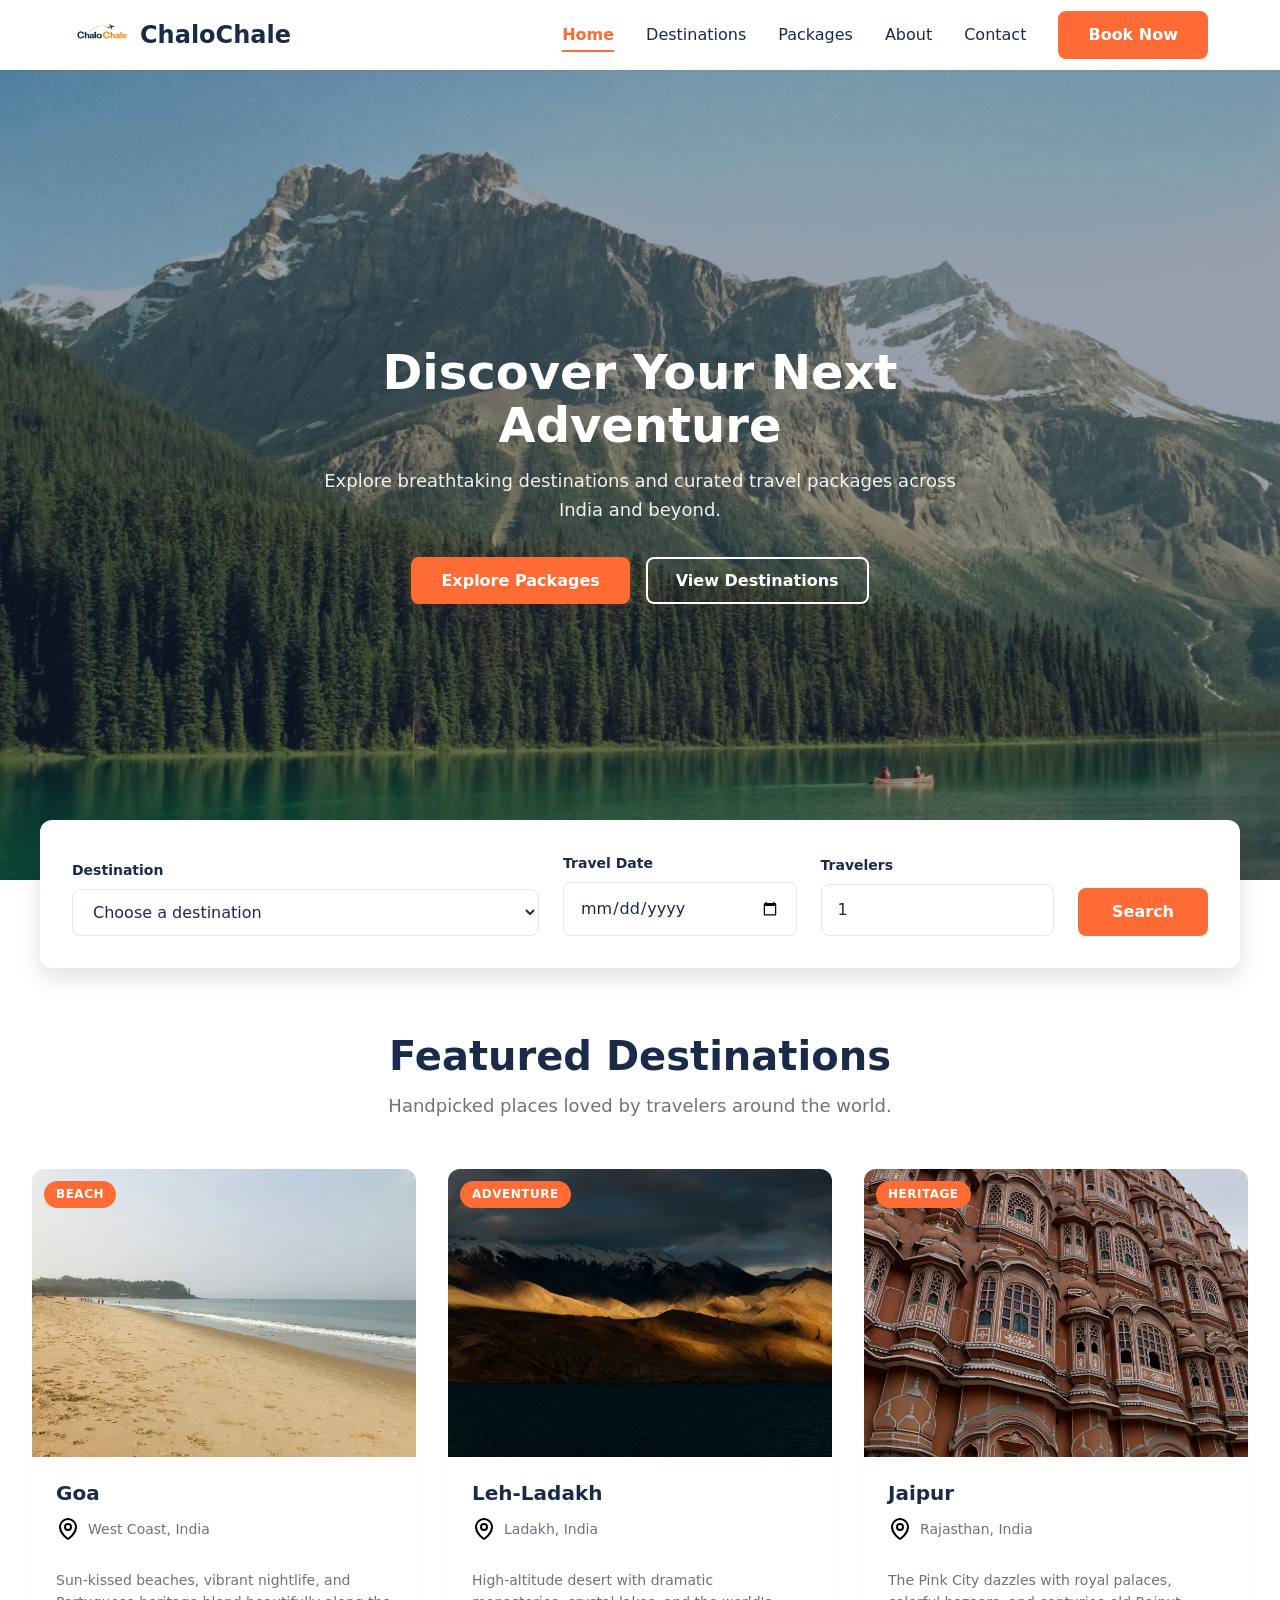
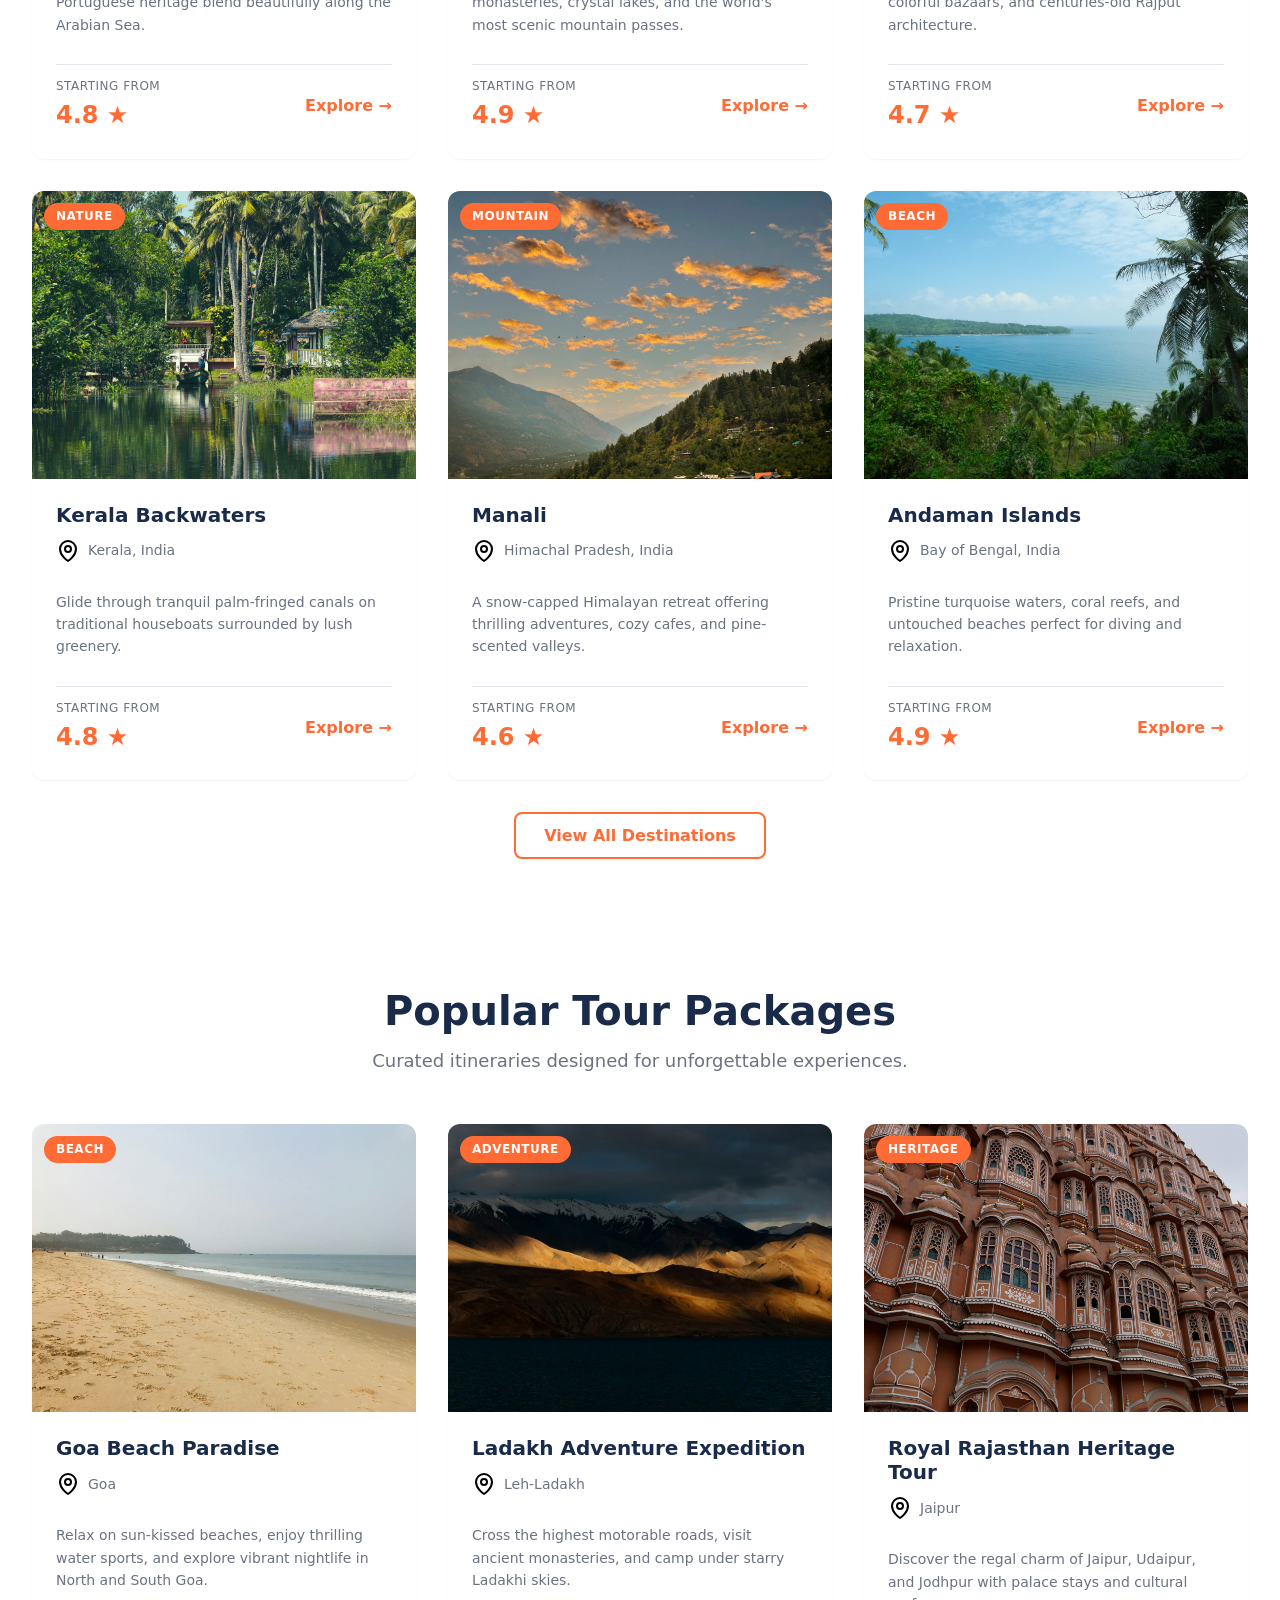
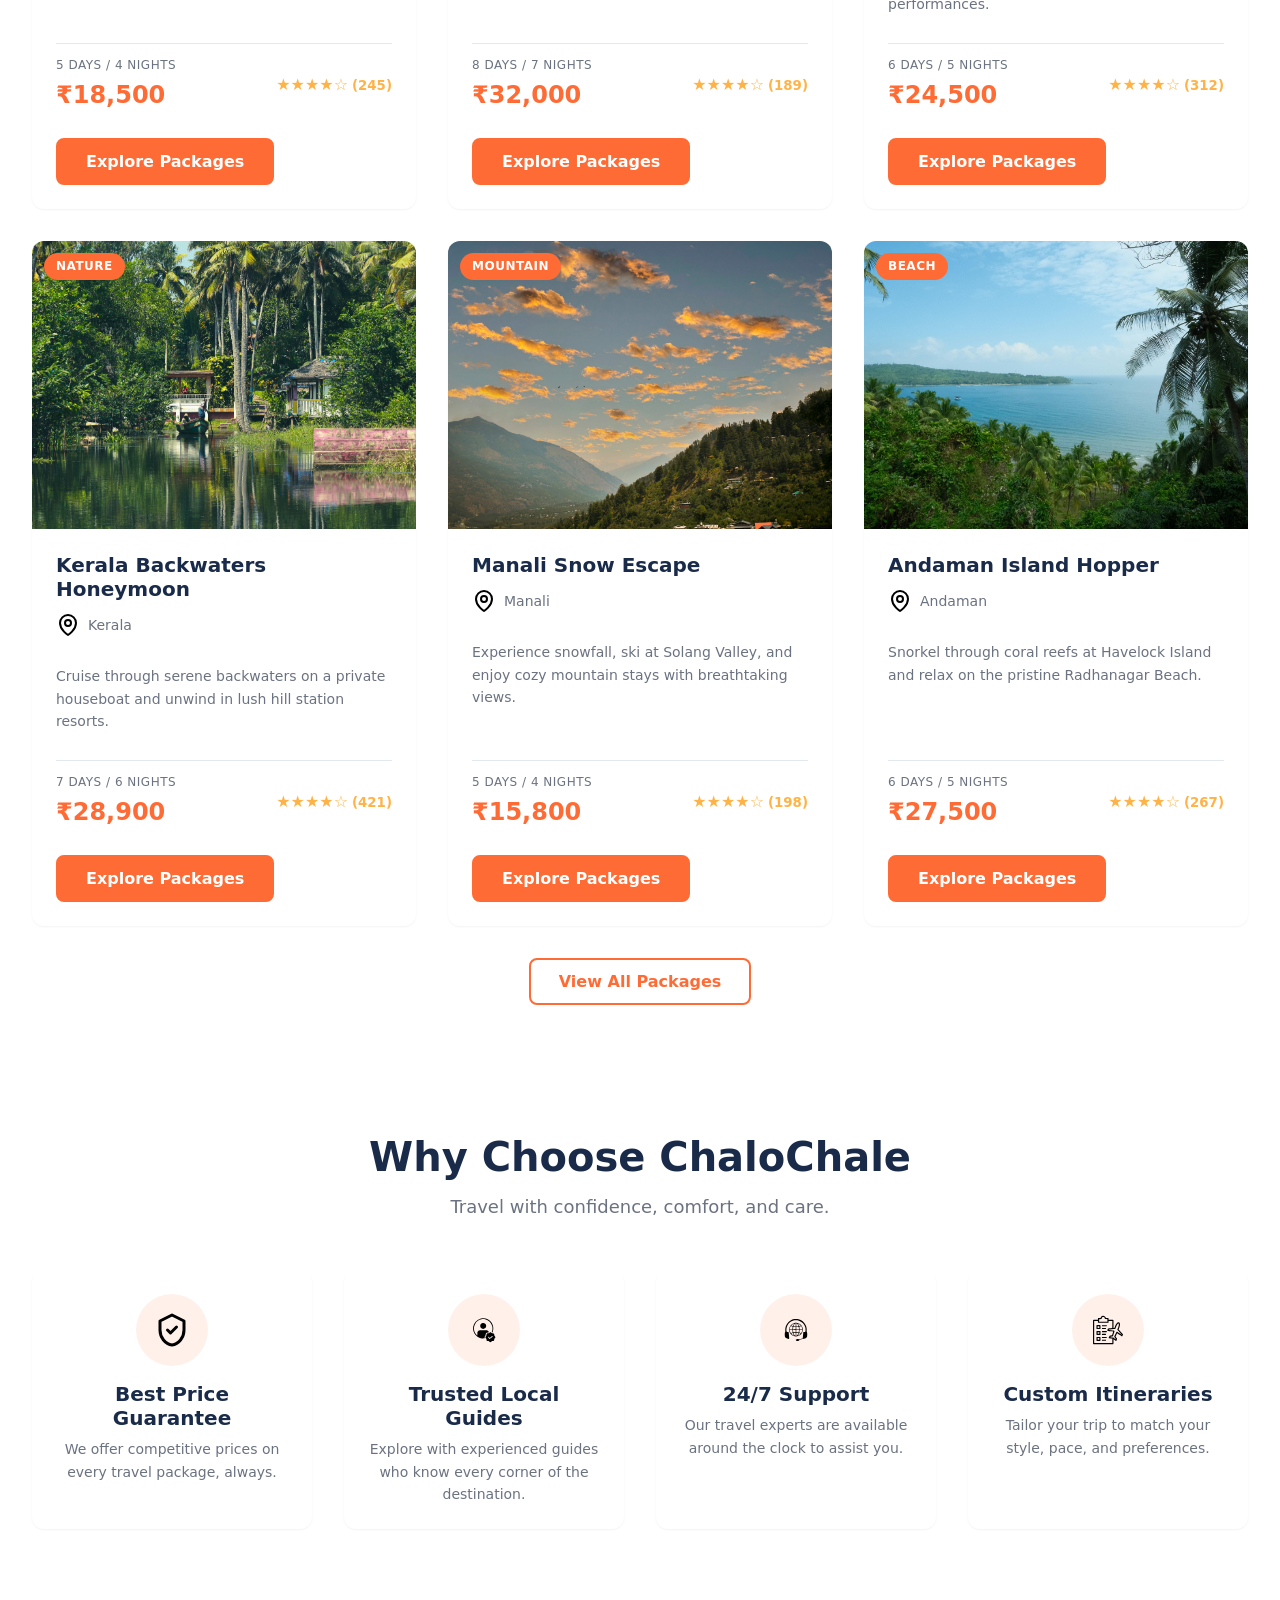
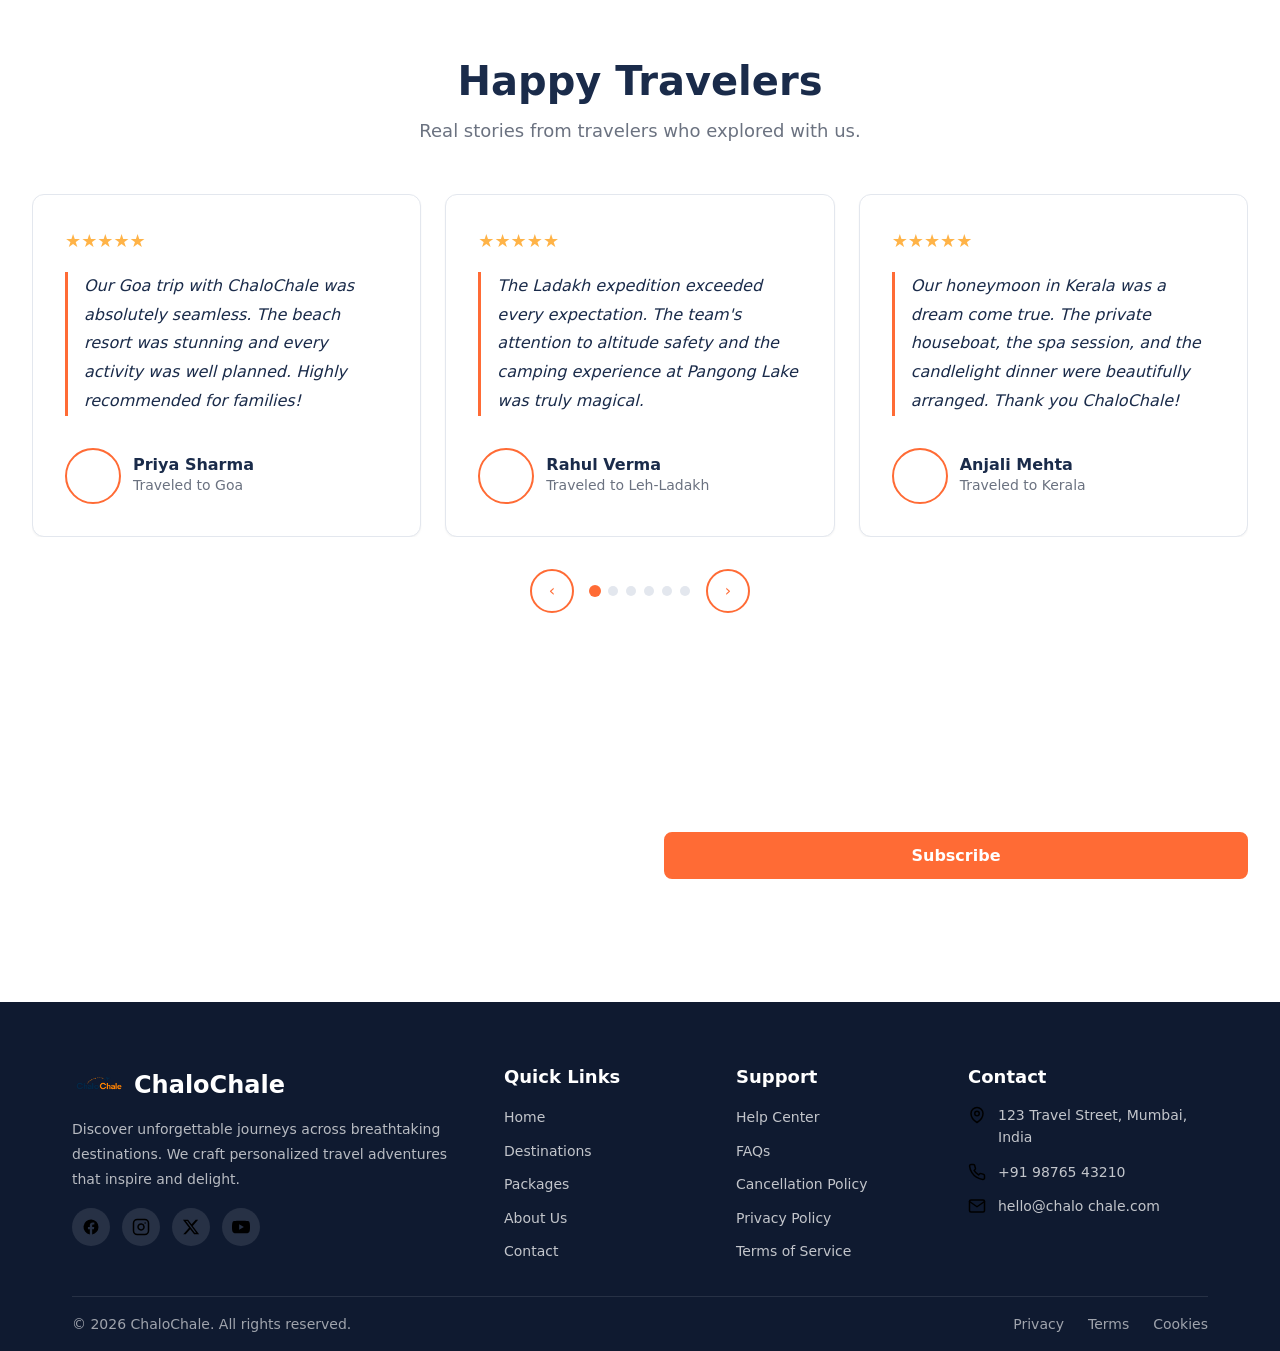
<file: index.html>
<!DOCTYPE html>
<html lang="en">
<head>
    <meta charset="UTF-8">
    <meta name="viewport" content="width=device-width, initial-scale=1.0">
    <meta name="description" content="ChaloChale - Discover amazing travel destinations and curated tour packages. Plan your next adventure with trusted local guides.">
    <meta name="keywords" content="travel, tours, destinations, vacation, ChaloChale, India travel">
    <meta name="author" content="ChaloChale">
    <title>ChaloChale - Discover Your Next Adventure</title>

    <link rel="icon" type="image/x-icon" href="assets/favicon/favicon.ico">
    <link rel="icon" type="image/png" sizes="32x32" href="assets/favicon/favicon-32.png">
    <link rel="icon" type="image/png" sizes="16x16" href="assets/favicon/favicon-16.png">
    <link rel="apple-touch-icon" sizes="180x180" href="assets/favicon/favicon-64.png">

    <link rel="stylesheet" href="css/style.css">
    <link rel="stylesheet" href="css/components.css">
    <link rel="stylesheet" href="css/responsive.css">
</head>
<body>

    <a href="#main-content" class="skip-link">Skip to main content</a>

    <header id="site-header" class="site-header">
        <nav id="site-navbar" class="navbar" aria-label="Primary navigation">
        </nav>
    </header>

    <main id="main-content">

        <section id="hero" class="hero-section" aria-label="Hero introduction">
            <div class="hero-content">
                <h1 class="hero-title">Discover Your Next Adventure</h1>
                <p class="hero-subtitle">Explore breathtaking destinations and curated travel packages across India and beyond.</p>
                <div class="hero-actions">
                    <a href="packages.html" class="btn btn-primary">Explore Packages</a>
                    <a href="destinations.html" class="btn btn-secondary">View Destinations</a>
                </div>
            </div>
        </section>

        <section id="hero-search" class="hero-search-section" aria-label="Quick trip search">
            <div class="hero-search-container">
                <form id="hero-search-form" class="search-form" novalidate>
                    <div class="form-field">
                        <label for="search-destination">Destination</label>
                        <select id="search-destination" name="destination" required aria-required="true">
                            <option value="">Choose a destination</option>
                        </select>
                    </div>
                    <div class="form-field">
                        <label for="search-date">Travel Date</label>
                        <input type="date" id="search-date" name="date" required aria-required="true">
                    </div>
                    <div class="form-field">
                        <label for="search-travelers">Travelers</label>
                        <input type="number" id="search-travelers" name="travelers" min="1" max="20" value="1" required aria-required="true">
                    </div>
                    <button type="submit" class="btn btn-primary search-submit">Search</button>
                </form>
            </div>
        </section>

        <section id="featured-destinations" class="featured-destinations-section" aria-labelledby="featured-destinations-title">
            <div class="section-container">
                <header class="section-header">
                    <h2 id="featured-destinations-title">Featured Destinations</h2>
                    <p>Handpicked places loved by travelers around the world.</p>
                </header>
                <div id="featured-destinations-grid" class="destinations-grid">
                </div>
                <div class="section-footer">
                    <a href="destinations.html" class="btn btn-outline">View All Destinations</a>
                </div>
            </div>
        </section>

        <section id="popular-packages" class="popular-packages-section" aria-labelledby="popular-packages-title">
            <div class="section-container">
                <header class="section-header">
                    <h2 id="popular-packages-title">Popular Tour Packages</h2>
                    <p>Curated itineraries designed for unforgettable experiences.</p>
                </header>
                <div id="popular-packages-grid" class="packages-grid">
                </div>
                <div class="section-footer">
                    <a href="packages.html" class="btn btn-outline">View All Packages</a>
                </div>
            </div>
        </section>

        <section id="why-choose" class="why-choose-section" aria-labelledby="why-choose-title">
            <div class="section-container">
                <header class="section-header">
                    <h2 id="why-choose-title">Why Choose ChaloChale</h2>
                    <p>Travel with confidence, comfort, and care.</p>
                </header>
                <div class="features-grid">
                    <article class="feature-item">
                        <div class="feature-icon" aria-hidden="true">
                            <img src="assets/icons/best-price.svg" alt="">
                        </div>
                        <h3>Best Price Guarantee</h3>
                        <p>We offer competitive prices on every travel package, always.</p>
                    </article>
                    <article class="feature-item">
                        <div class="feature-icon" aria-hidden="true">
                            <img src="assets/icons/local-guide.svg" alt="">
                        </div>
                        <h3>Trusted Local Guides</h3>
                        <p>Explore with experienced guides who know every corner of the destination.</p>
                    </article>
                    <article class="feature-item">
                        <div class="feature-icon" aria-hidden="true">
                            <img src="assets/icons/support.svg" alt="">
                        </div>
                        <h3>24/7 Support</h3>
                        <p>Our travel experts are available around the clock to assist you.</p>
                    </article>
                    <article class="feature-item">
                        <div class="feature-icon" aria-hidden="true">
                            <img src="assets/icons/custom-trip.svg" alt="">
                        </div>
                        <h3>Custom Itineraries</h3>
                        <p>Tailor your trip to match your style, pace, and preferences.</p>
                    </article>
                </div>
            </div>
        </section>

        <section id="testimonials" class="testimonials-section" aria-labelledby="testimonials-title">
            <div class="section-container">
                <header class="section-header">
                    <h2 id="testimonials-title">Happy Travelers</h2>
                    <p>Real stories from travelers who explored with us.</p>
                </header>
                <div id="testimonials-carousel" class="testimonials-carousel">
                </div>
                <div id="testimonials-controls" class="carousel-controls" aria-label="Testimonial navigation">
                </div>
            </div>
        </section>

        <section id="newsletter" class="newsletter-section" aria-labelledby="newsletter-title">
            <div class="section-container newsletter-container">
                <div class="newsletter-content">
                    <h2 id="newsletter-title">Exclusive Deals &amp; Travel Inspiration</h2>
                    <p>Subscribe to receive special offers, travel guides, and destination inspiration straight to your inbox.</p>
                </div>
                <form id="newsletter-form" class="newsletter-form" novalidate>
                    <div class="form-field">
                        <label for="newsletter-email" class="sr-only">Email address</label>
                        <input type="email" id="newsletter-email" name="email" placeholder="Enter your email address" required aria-required="true">
                    </div>
                    <button type="submit" class="btn btn-primary">Subscribe</button>
                    <p id="newsletter-message" class="newsletter-message" aria-live="polite"></p>
                </form>
            </div>
        </section>

    </main>

    <footer id="site-footer" class="site-footer">
    </footer>

    <script src="js/common.js" defer></script>
    <script src="js/main.js" defer></script>
    <script src="js/home.js" defer></script>

</body>
</html>
</file>
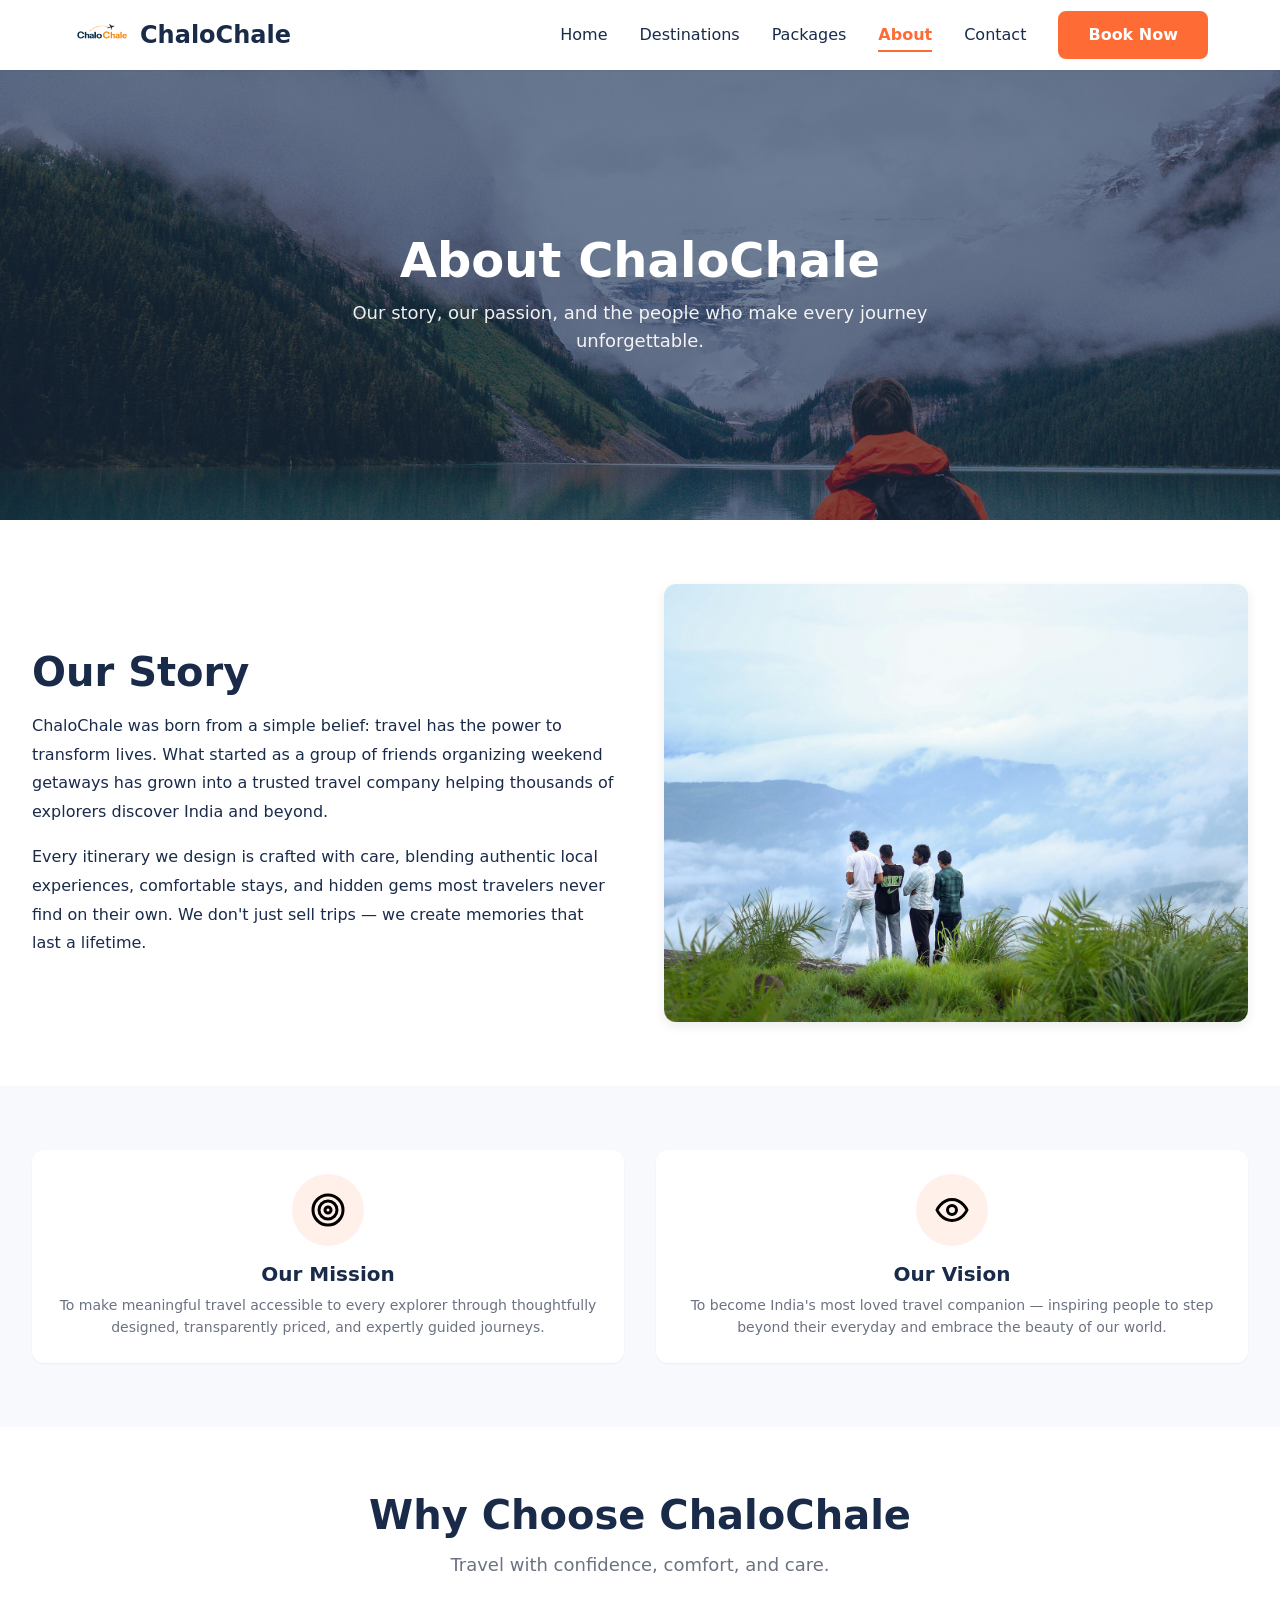
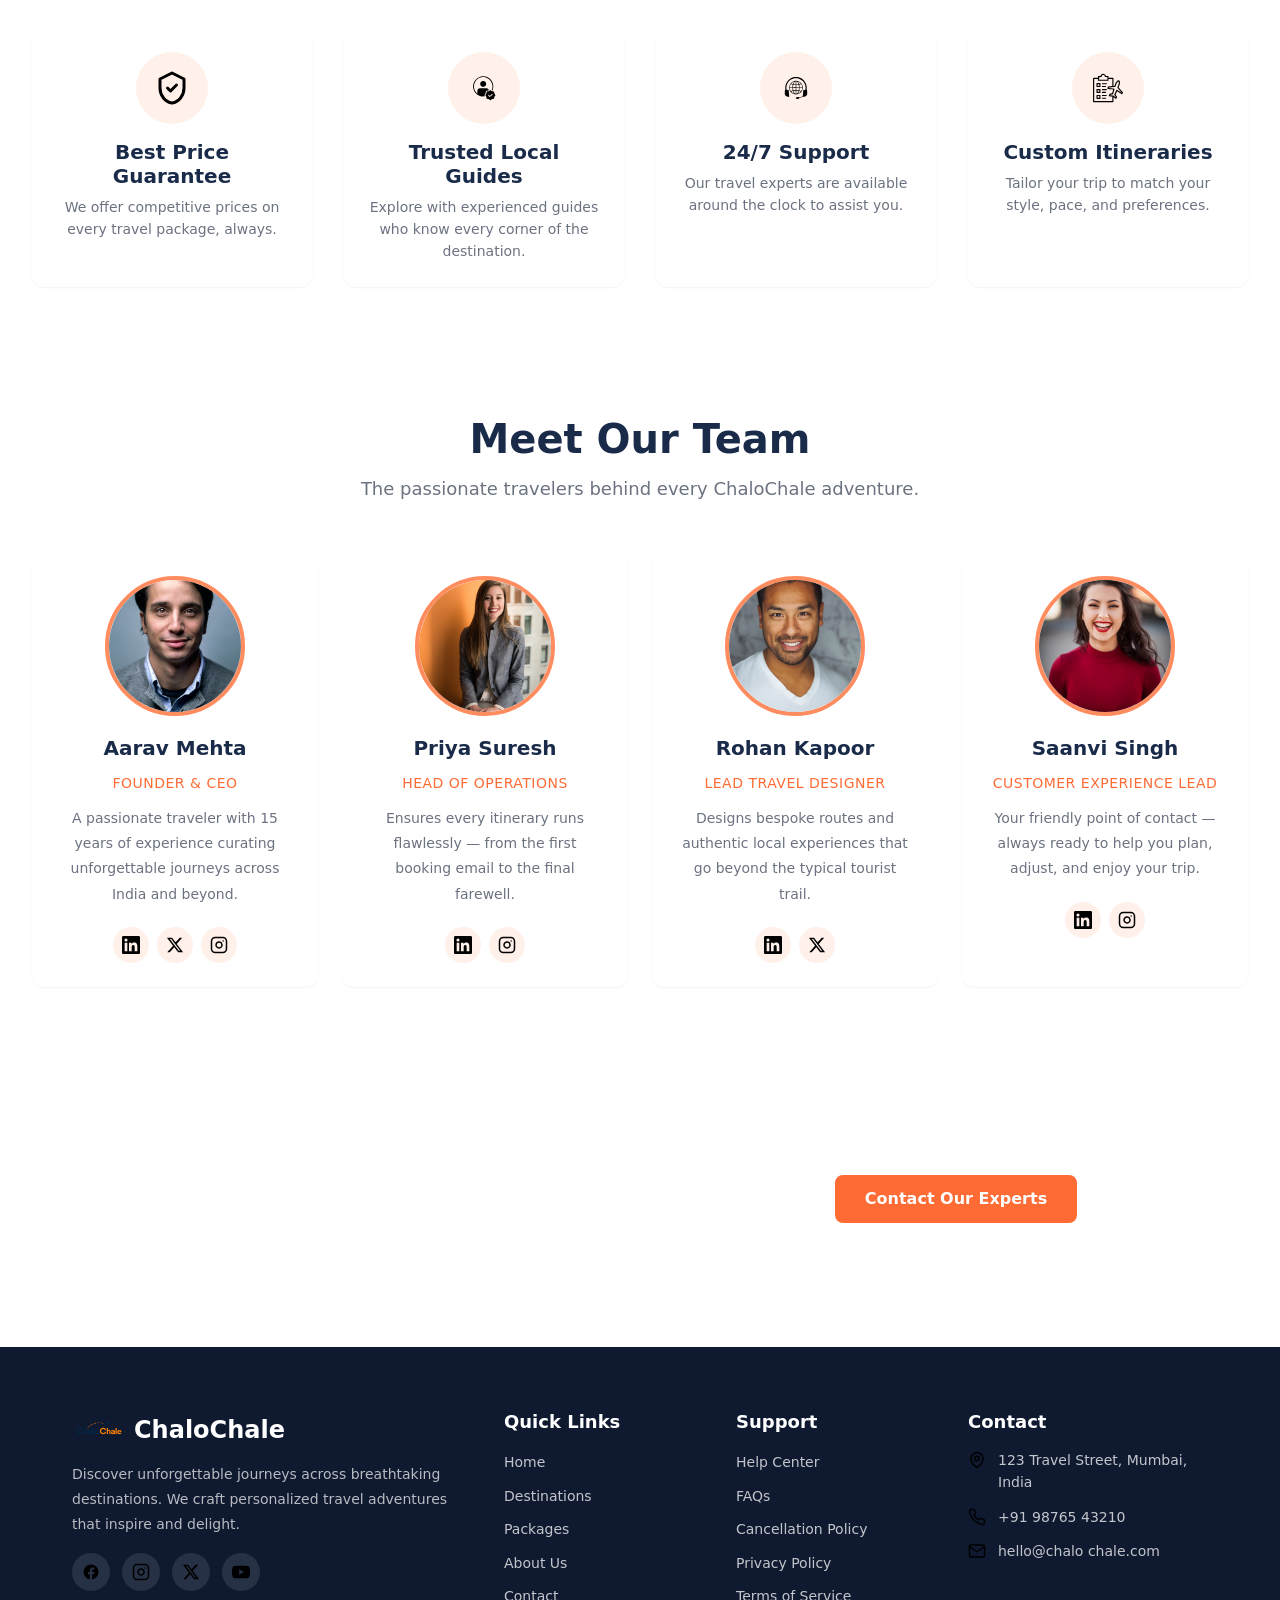
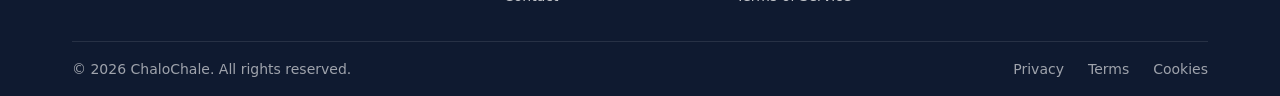
<file: about.html>
<!DOCTYPE html>
<html lang="en">
<head>
    <meta charset="UTF-8">
    <meta name="viewport" content="width=device-width, initial-scale=1.0">
    <meta name="description" content="Learn about ChaloChale — our story, mission, vision, and the passionate team crafting unforgettable travel experiences across India and beyond.">
    <meta name="keywords" content="about ChaloChale, travel company, India tours, travel team, travel experts">
    <meta name="author" content="ChaloChale">
    <title>About Us - ChaloChale</title>

    <link rel="icon" type="image/x-icon" href="assets/favicon/favicon.ico">
    <link rel="icon" type="image/png" sizes="32x32" href="assets/favicon/favicon-32.png">
    <link rel="icon" type="image/png" sizes="16x16" href="assets/favicon/favicon-16.png">
    <link rel="apple-touch-icon" sizes="180x180" href="assets/favicon/favicon-64.png">

    <link rel="stylesheet" href="css/style.css">
    <link rel="stylesheet" href="css/components.css">
    <link rel="stylesheet" href="css/responsive.css">
</head>
<body>

    <a href="#main-content" class="skip-link">Skip to main content</a>

    <header id="site-header" class="site-header">
    </header>

    <main id="main-content">

        <section id="about-hero" class="hero-section hero-page" aria-label="About hero">
            <div class="hero-content">
                <h1 class="hero-title">About ChaloChale</h1>
                <p class="hero-subtitle">Our story, our passion, and the people who make every journey unforgettable.</p>
            </div>
        </section>

        <section id="about-story" class="about-section" aria-labelledby="about-story-title">
            <div class="section-container about-story-container">
                <div class="about-story-content">
                    <h2 id="about-story-title">Our Story</h2>
                    <p>ChaloChale was born from a simple belief: travel has the power to transform lives. What started as a group of friends organizing weekend getaways has grown into a trusted travel company helping thousands of explorers discover India and beyond.</p>
                    <p>Every itinerary we design is crafted with care, blending authentic local experiences, comfortable stays, and hidden gems most travelers never find on their own. We don't just sell trips — we create memories that last a lifetime.</p>
                </div>
                <div class="about-story-image">
                    <img src="assets/images/backgrounds/about-story.jpg" alt="ChaloChale travelers exploring a mountain landscape together" loading="lazy">
                </div>
            </div>
        </section>

        <section id="about-mission" class="about-section about-mission-section" aria-labelledby="about-mission-title">
            <div class="section-container">
                <div class="features-grid about-values-grid">
                    <article class="feature-item">
                        <div class="feature-icon" aria-hidden="true">
                            <img src="assets/icons/mission.svg" alt="">
                        </div>
                        <h3 id="about-mission-title">Our Mission</h3>
                        <p>To make meaningful travel accessible to every explorer through thoughtfully designed, transparently priced, and expertly guided journeys.</p>
                    </article>
                    <article class="feature-item">
                        <div class="feature-icon" aria-hidden="true">
                            <img src="assets/icons/vision.svg" alt="">
                        </div>
                        <h3>Our Vision</h3>
                        <p>To become India's most loved travel companion — inspiring people to step beyond their everyday and embrace the beauty of our world.</p>
                    </article>
                </div>
            </div>
        </section>

        <section id="about-why" class="about-section" aria-labelledby="about-why-title">
            <div class="section-container">
                <header class="section-header">
                    <h2 id="about-why-title">Why Choose ChaloChale</h2>
                    <p>Travel with confidence, comfort, and care.</p>
                </header>
                <div class="features-grid">
                    <article class="feature-item">
                        <div class="feature-icon" aria-hidden="true">
                            <img src="assets/icons/best-price.svg" alt="">
                        </div>
                        <h3>Best Price Guarantee</h3>
                        <p>We offer competitive prices on every travel package, always.</p>
                    </article>
                    <article class="feature-item">
                        <div class="feature-icon" aria-hidden="true">
                            <img src="assets/icons/local-guide.svg" alt="">
                        </div>
                        <h3>Trusted Local Guides</h3>
                        <p>Explore with experienced guides who know every corner of the destination.</p>
                    </article>
                    <article class="feature-item">
                        <div class="feature-icon" aria-hidden="true">
                            <img src="assets/icons/support.svg" alt="">
                        </div>
                        <h3>24/7 Support</h3>
                        <p>Our travel experts are available around the clock to assist you.</p>
                    </article>
                    <article class="feature-item">
                        <div class="feature-icon" aria-hidden="true">
                            <img src="assets/icons/custom-trip.svg" alt="">
                        </div>
                        <h3>Custom Itineraries</h3>
                        <p>Tailor your trip to match your style, pace, and preferences.</p>
                    </article>
                </div>
            </div>
        </section>

        <section id="about-team" class="about-team-section" aria-labelledby="about-team-title">
            <div class="section-container">
                <header class="section-header">
                    <h2 id="about-team-title">Meet Our Team</h2>
                    <p>The passionate travelers behind every ChaloChale adventure.</p>
                </header>
                <div id="team-grid" class="team-grid">
                </div>
            </div>
        </section>

        <section id="about-cta" class="newsletter-section cta-section" aria-labelledby="about-cta-title">
            <div class="section-container newsletter-container">
                <div class="newsletter-content">
                    <h2 id="about-cta-title">Ready for Your Next Adventure?</h2>
                    <p>Let our team help you plan a trip you'll remember forever.</p>
                </div>
                <div class="newsletter-form">
                    <a href="contact.html" class="btn btn-primary">Contact Our Experts</a>
                </div>
            </div>
        </section>

    </main>

    <footer id="site-footer" class="site-footer">
    </footer>

    <script src="js/common.js" defer></script>
    <script src="js/main.js" defer></script>
    <script src="js/about.js" defer></script>

</body>
</html>
</file>
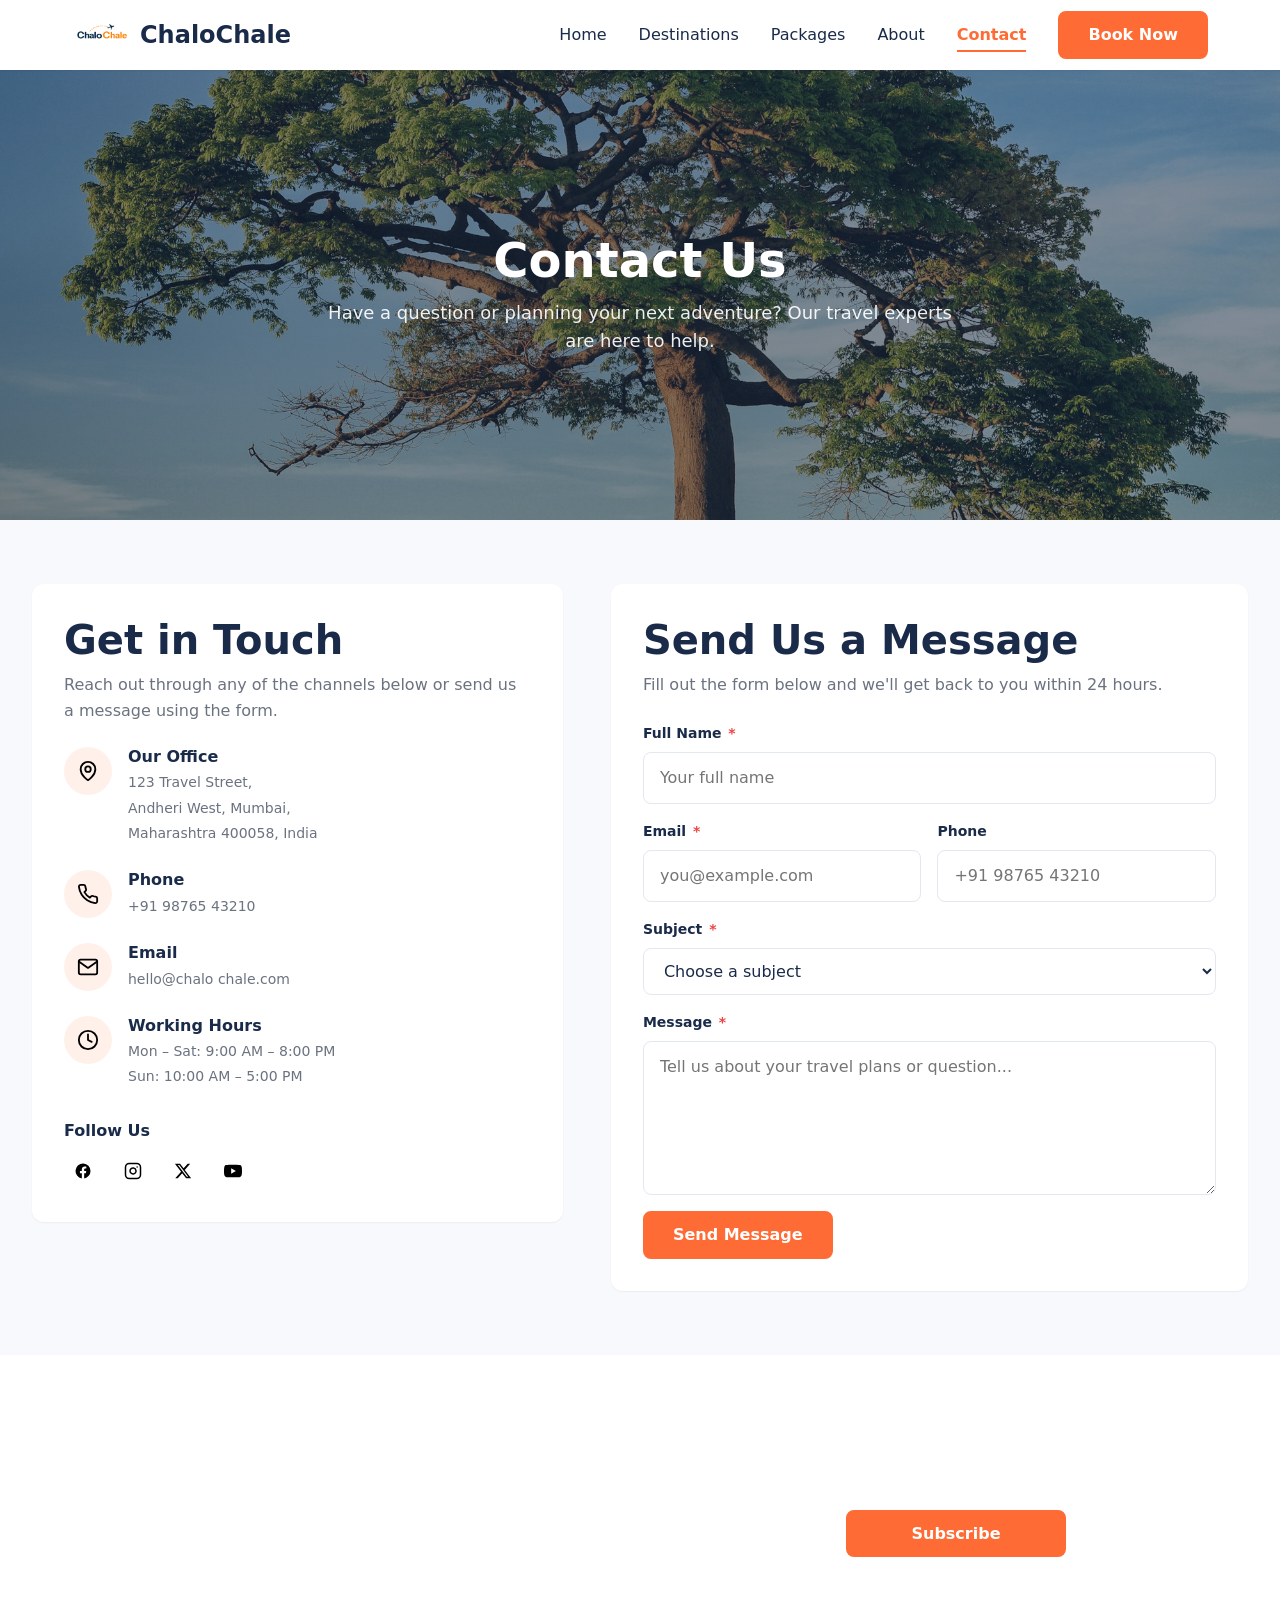
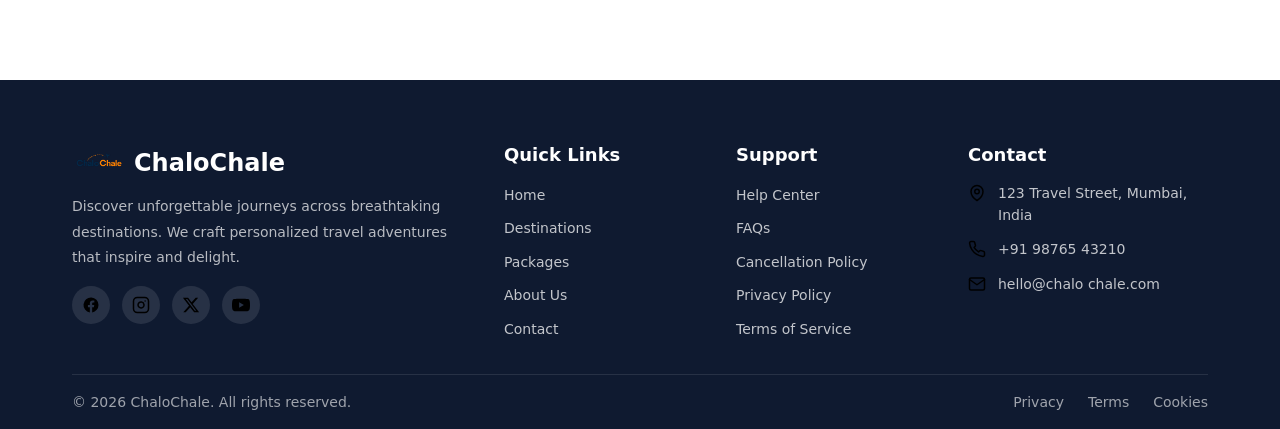
<file: contact.html>
<!DOCTYPE html>
<html lang="en">
<head>
    <meta charset="UTF-8">
    <meta name="viewport" content="width=device-width, initial-scale=1.0">
    <meta name="description" content="Get in touch with ChaloChale. Reach our travel experts for bookings, custom itineraries, support, and partnership inquiries.">
    <meta name="keywords" content="contact ChaloChale, travel inquiry, custom trip, booking support, India travel help">
    <meta name="author" content="ChaloChale">
    <title>Contact Us - ChaloChale</title>

    <link rel="icon" type="image/x-icon" href="assets/favicon/favicon.ico">
    <link rel="icon" type="image/png" sizes="32x32" href="assets/favicon/favicon-32.png">
    <link rel="icon" type="image/png" sizes="16x16" href="assets/favicon/favicon-16.png">
    <link rel="apple-touch-icon" sizes="180x180" href="assets/favicon/favicon-64.png">

    <link rel="stylesheet" href="css/style.css">
    <link rel="stylesheet" href="css/components.css">
    <link rel="stylesheet" href="css/responsive.css">
</head>
<body>

    <a href="#main-content" class="skip-link">Skip to main content</a>

    <header id="site-header" class="site-header">
    </header>

    <main id="main-content">

        <section id="contact-hero" class="hero-section hero-page" aria-label="Contact hero">
            <div class="hero-content">
                <h1 class="hero-title">Contact Us</h1>
                <p class="hero-subtitle">Have a question or planning your next adventure? Our travel experts are here to help.</p>
            </div>
        </section>

        <section id="contact-section" class="contact-section" aria-labelledby="contact-section-title">
            <div class="section-container contact-container">

                <div class="contact-info" aria-label="Contact information">
                    <header class="contact-info-header">
                        <h2 id="contact-section-title">Get in Touch</h2>
                        <p>Reach out through any of the channels below or send us a message using the form.</p>
                    </header>

                    <ul class="contact-info-list" role="list">
                        <li class="contact-info-item">
                            <div class="contact-info-icon" aria-hidden="true">
                                <img src="assets/icons/location.svg" alt="">
                            </div>
                            <div class="contact-info-content">
                                <h3>Our Office</h3>
                                <address>
                                    123 Travel Street,<br>
                                    Andheri West, Mumbai,<br>
                                    Maharashtra 400058, India
                                </address>
                            </div>
                        </li>

                        <li class="contact-info-item">
                            <div class="contact-info-icon" aria-hidden="true">
                                <img src="assets/icons/phone.svg" alt="">
                            </div>
                            <div class="contact-info-content">
                                <h3>Phone</h3>
                                <a href="tel:+919876543210">+91 98765 43210</a>
                            </div>
                        </li>

                        <li class="contact-info-item">
                            <div class="contact-info-icon" aria-hidden="true">
                                <img src="assets/icons/email.svg" alt="">
                            </div>
                            <div class="contact-info-content">
                                <h3>Email</h3>
                                <a href="mailto:hello@chalo chale.com">hello@chalo chale.com</a>
                            </div>
                        </li>

                        <li class="contact-info-item">
                            <div class="contact-info-icon" aria-hidden="true">
                                <img src="assets/icons/clock.svg" alt="">
                            </div>
                            <div class="contact-info-content">
                                <h3>Working Hours</h3>
                                <p>Mon – Sat: 9:00 AM – 8:00 PM<br>Sun: 10:00 AM – 5:00 PM</p>
                            </div>
                        </li>
                    </ul>

                    <div class="contact-social">
                        <h3>Follow Us</h3>
                        <div class="footer-social contact-social-links">
                            <a href="#" aria-label="Visit our Facebook page"><img src="assets/icons/facebook.svg" alt=""></a>
                            <a href="#" aria-label="Visit our Instagram page"><img src="assets/icons/instagram.svg" alt=""></a>
                            <a href="#" aria-label="Visit our Twitter page"><img src="assets/icons/twitter.svg" alt=""></a>
                            <a href="#" aria-label="Visit our YouTube channel"><img src="assets/icons/youtube.svg" alt=""></a>
                        </div>
                    </div>
                </div>

                <div class="contact-form-wrapper">
                    <header class="contact-form-header">
                        <h2>Send Us a Message</h2>
                        <p>Fill out the form below and we'll get back to you within 24 hours.</p>
                    </header>

                    <form id="contact-form" class="contact-form" novalidate>

                        <div class="form-field">
                            <label for="contact-name">Full Name <span class="required" aria-hidden="true">*</span></label>
                            <input type="text" id="contact-name" name="name" placeholder="Your full name" required aria-required="true" aria-describedby="contact-name-error" autocomplete="name">
                            <p id="contact-name-error" class="field-error" role="alert" hidden></p>
                        </div>

                        <div class="form-row">
                            <div class="form-field">
                                <label for="contact-email">Email <span class="required" aria-hidden="true">*</span></label>
                                <input type="email" id="contact-email" name="email" placeholder="you@example.com" required aria-required="true" aria-describedby="contact-email-error" autocomplete="email">
                                <p id="contact-email-error" class="field-error" role="alert" hidden></p>
                            </div>

                            <div class="form-field">
                                <label for="contact-phone">Phone</label>
                                <input type="tel" id="contact-phone" name="phone" placeholder="+91 98765 43210" aria-describedby="contact-phone-error" autocomplete="tel">
                                <p id="contact-phone-error" class="field-error" role="alert" hidden></p>
                            </div>
                        </div>

                        <div class="form-field">
                            <label for="contact-subject">Subject <span class="required" aria-hidden="true">*</span></label>
                            <select id="contact-subject" name="subject" required aria-required="true" aria-describedby="contact-subject-error">
                                <option value="">Choose a subject</option>
                                <option value="general">General Inquiry</option>
                                <option value="custom-trip">Custom Trip Request</option>
                                <option value="booking">Booking Support</option>
                                <option value="feedback">Feedback</option>
                                <option value="partnership">Partnership</option>
                            </select>
                            <p id="contact-subject-error" class="field-error" role="alert" hidden></p>
                        </div>

                        <div class="form-field">
                            <label for="contact-message">Message <span class="required" aria-hidden="true">*</span></label>
                            <textarea id="contact-message" name="message" rows="5" placeholder="Tell us about your travel plans or question..." required aria-required="true" aria-describedby="contact-message-error"></textarea>
                            <p id="contact-message-error" class="field-error" role="alert" hidden></p>
                        </div>

                        <button type="submit" class="btn btn-primary contact-submit">Send Message</button>

                        <p id="form-status" class="form-status" aria-live="polite"></p>

                    </form>
                </div>

            </div>
        </section>

        <section id="contact-cta" class="newsletter-section cta-section" aria-labelledby="contact-cta-title">
            <div class="section-container newsletter-container">
                <div class="newsletter-content">
                    <h2 id="contact-cta-title">Subscribe to Our Newsletter</h2>
                    <p>Get exclusive travel deals, destination guides, and trip inspiration delivered to your inbox.</p>
                </div>
                <form id="contact-newsletter-form" class="newsletter-form" novalidate>
                    <div class="form-field">
                        <label for="contact-newsletter-email" class="sr-only">Email address</label>
                        <input type="email" id="contact-newsletter-email" name="email" placeholder="Enter your email address" required aria-required="true">
                    </div>
                    <button type="submit" class="btn btn-primary">Subscribe</button>
                    <p id="contact-newsletter-message" class="newsletter-message" aria-live="polite"></p>
                </form>
            </div>
        </section>

    </main>

    <footer id="site-footer" class="site-footer">
    </footer>

    <script src="js/common.js" defer></script>
    <script src="js/main.js" defer></script>
    <script src="js/contact.js" defer></script>

</body>
</html>
</file>
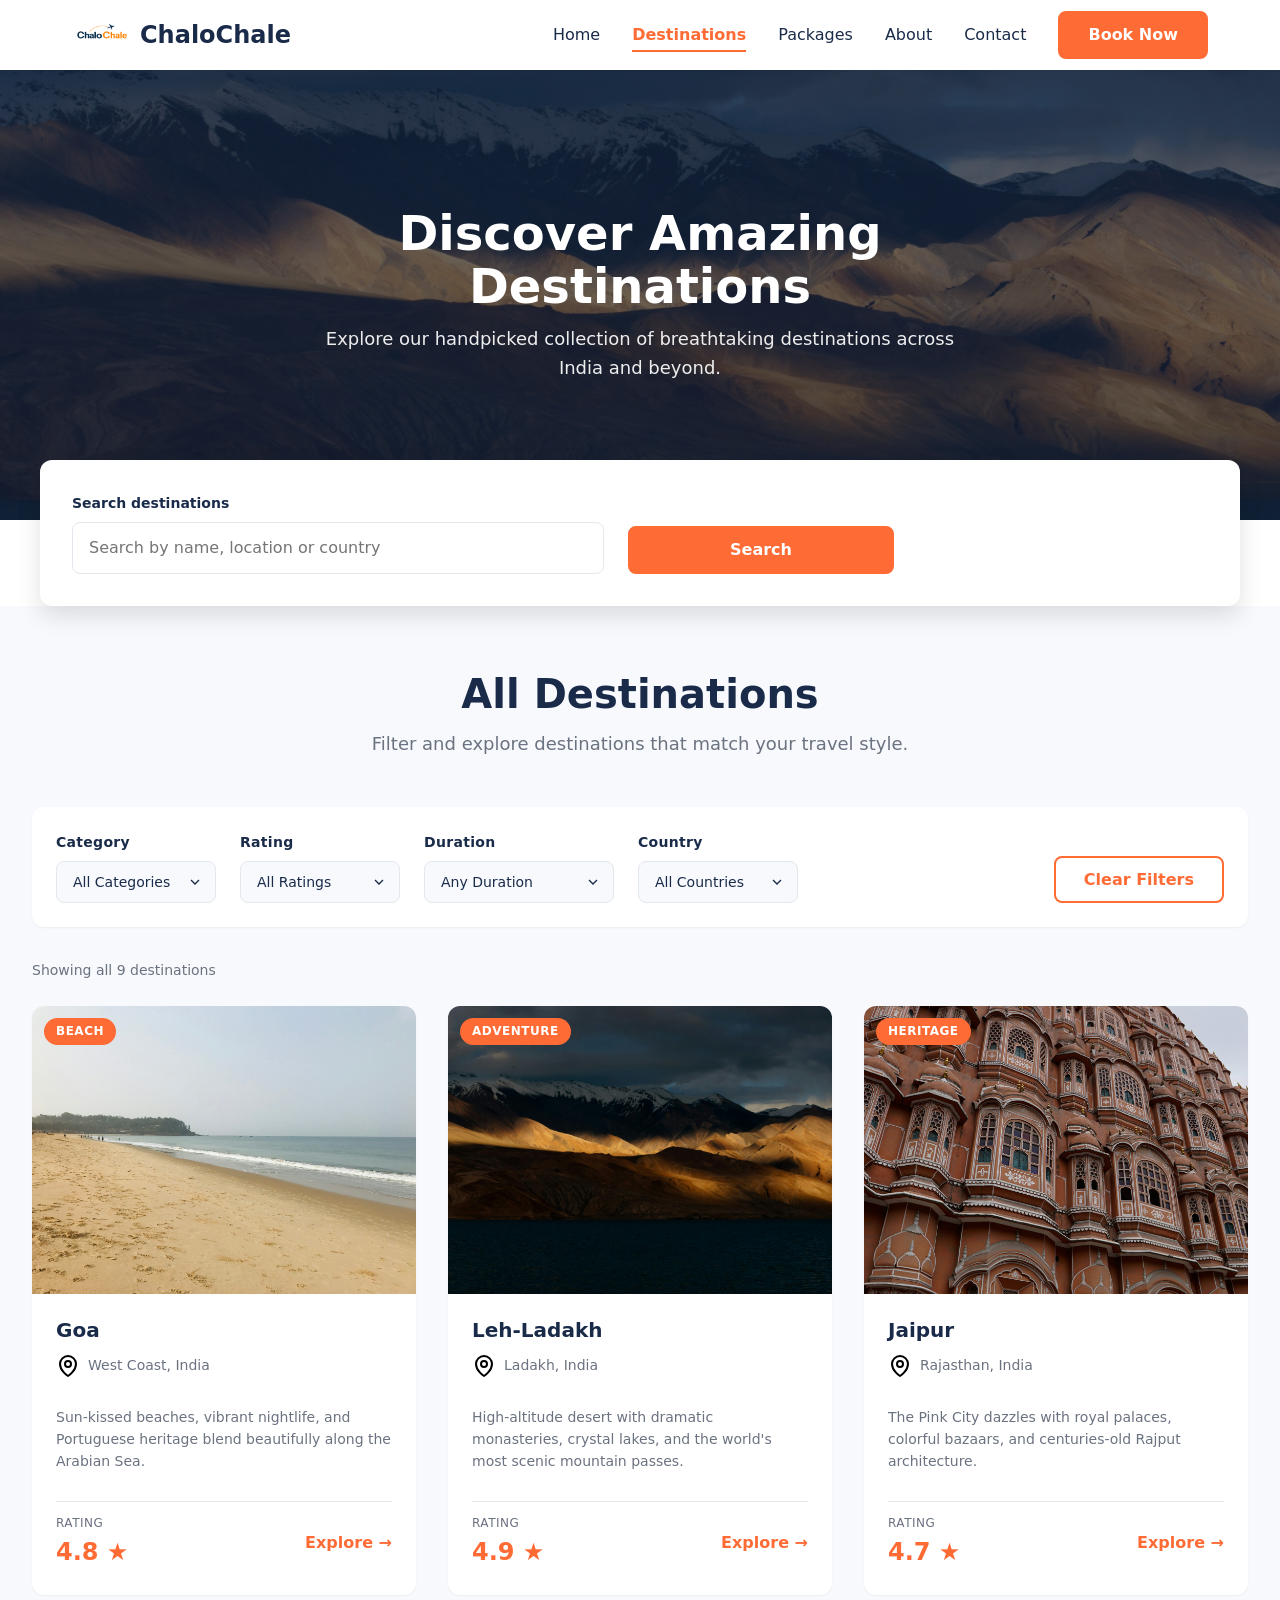
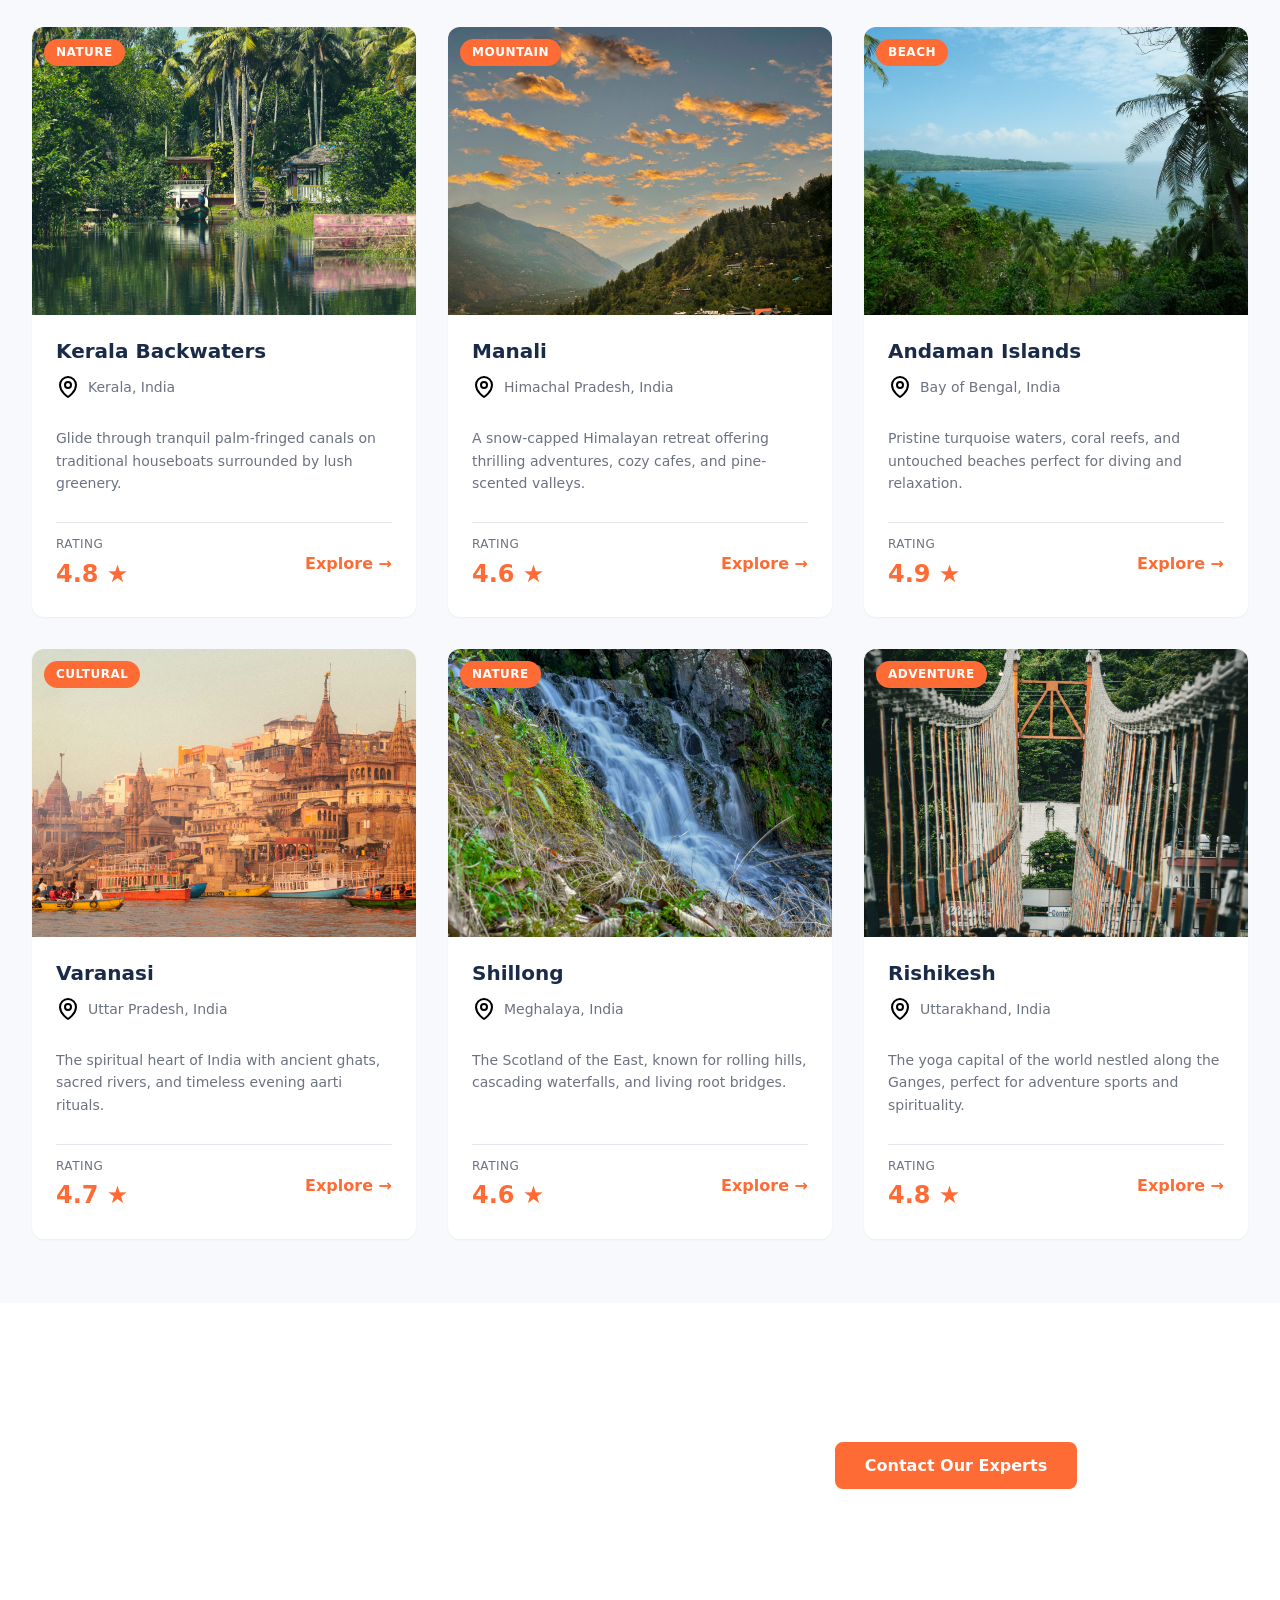
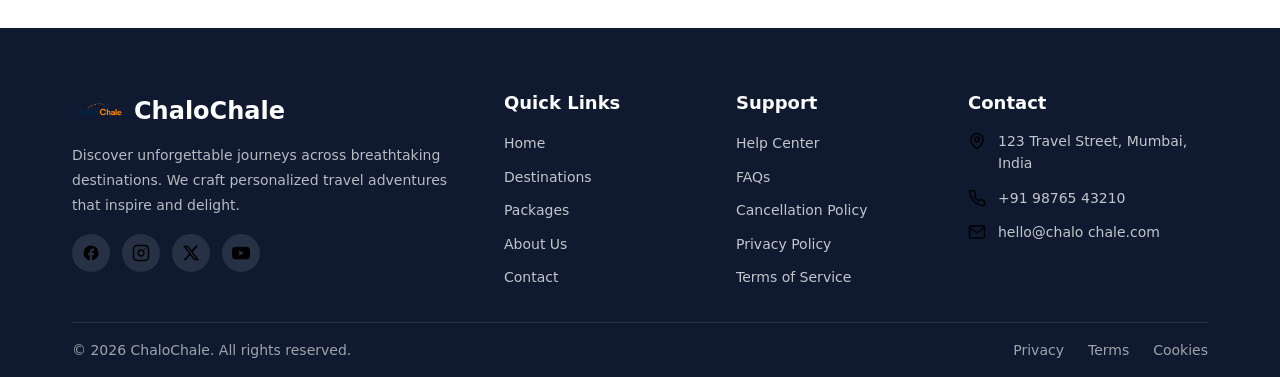
<file: destinations.html>
<!DOCTYPE html>
<html lang="en">
<head>
    <meta charset="UTF-8">
    <meta name="viewport" content="width=device-width, initial-scale=1.0">
    <meta name="description" content="Browse our handpicked travel destinations across India. Find beaches, mountains, heritage sites, and adventure spots curated by ChaloChale.">
    <meta name="keywords" content="travel destinations, India travel, Goa, Ladakh, Kerala, Jaipur, Manali, Andaman">
    <meta name="author" content="ChaloChale">
    <title>Destinations - ChaloChale</title>

    <link rel="icon" type="image/x-icon" href="assets/favicon/favicon.ico">
    <link rel="icon" type="image/png" sizes="32x32" href="assets/favicon/favicon-32.png">
    <link rel="icon" type="image/png" sizes="16x16" href="assets/favicon/favicon-16.png">
    <link rel="apple-touch-icon" sizes="180x180" href="assets/favicon/favicon-64.png">

    <link rel="stylesheet" href="css/style.css">
    <link rel="stylesheet" href="css/components.css">
    <link rel="stylesheet" href="css/responsive.css">
</head>
<body>

    <a href="#main-content" class="skip-link">Skip to main content</a>

    <header id="site-header" class="site-header">
    </header>

    <main id="main-content">

        <section id="destinations-hero" class="hero-section hero-page" aria-label="Destinations hero">
            <div class="hero-content">
                <h1 class="hero-title">Discover Amazing Destinations</h1>
                <p class="hero-subtitle">Explore our handpicked collection of breathtaking destinations across India and beyond.</p>
            </div>
        </section>

        <section id="destinations-search-section" class="hero-search-section" aria-label="Search destinations">
            <div class="hero-search-container">
                <form id="destinations-search" class="search-form" role="search" novalidate>
                    <div class="form-field">
                        <label for="destination-search-input">Search destinations</label>
                        <input type="search" id="destination-search-input" name="query" placeholder="Search by name, location or country" aria-label="Search destinations">
                    </div>
                    <button type="submit" class="btn btn-primary search-submit">Search</button>
                </form>
            </div>
        </section>

        <section id="destinations-listing" class="destinations-listing-section" aria-labelledby="destinations-listing-title">
            <div class="section-container">

                <header class="section-header">
                    <h2 id="destinations-listing-title">All Destinations</h2>
                    <p>Filter and explore destinations that match your travel style.</p>
                </header>

                <div id="destinations-filters" class="filter-bar" aria-label="Destination filters">
                    <div class="filter-group">
                        <label for="filter-category" class="filter-label">Category</label>
                        <select id="filter-category" class="filter-select" data-filter="category">
                            <option value="all">All Categories</option>
                            <option value="Beach">Beach</option>
                            <option value="Adventure">Adventure</option>
                            <option value="Heritage">Heritage</option>
                            <option value="Nature">Nature</option>
                            <option value="Mountain">Mountain</option>
                            <option value="Cultural">Cultural</option>
                        </select>
                    </div>

                    <div class="filter-group">
                        <label for="filter-rating" class="filter-label">Rating</label>
                        <select id="filter-rating" class="filter-select" data-filter="rating">
                            <option value="all">All Ratings</option>
                            <option value="4.5">4.5+ Stars</option>
                            <option value="4">4+ Stars</option>
                            <option value="3.5">3.5+ Stars</option>
                        </select>
                    </div>

                    <div class="filter-group">
                        <label for="filter-duration" class="filter-label">Duration</label>
                        <select id="filter-duration" class="filter-select" data-filter="duration">
                            <option value="all">Any Duration</option>
                            <option value="short">Short (1–3 Days)</option>
                            <option value="medium">Medium (4–7 Days)</option>
                            <option value="long">Long (8+ Days)</option>
                        </select>
                    </div>

                    <div class="filter-group">
                        <label for="filter-country" class="filter-label">Country</label>
                        <select id="filter-country" class="filter-select" data-filter="country">
                            <option value="all">All Countries</option>
                        </select>
                    </div>

                    <div class="filter-group filter-group-actions">
                        <button type="button" id="filter-clear" class="btn btn-outline filter-clear-btn">Clear Filters</button>
                    </div>
                </div>

                <p id="destinations-results-count" class="results-count" aria-live="polite"></p>

                <div id="destinations-grid" class="destinations-grid">
                </div>

                <div id="destinations-empty" class="empty-state" role="status" aria-live="polite" hidden>
                    <div class="empty-state-content">
                        <h3>No destinations found</h3>
                        <p>Try adjusting your search or filters to see more results.</p>
                        <button type="button" id="empty-clear-filters" class="btn btn-primary">Clear Filters</button>
                    </div>
                </div>

            </div>
        </section>

        <section id="destinations-cta" class="newsletter-section cta-section" aria-labelledby="destinations-cta-title">
            <div class="section-container newsletter-container">
                <div class="newsletter-content">
                    <h2 id="destinations-cta-title">Can't Decide Where to Go?</h2>
                    <p>Talk to our travel experts and let us craft a personalized itinerary just for you.</p>
                </div>
                <div class="newsletter-form">
                    <a href="contact.html" class="btn btn-primary">Contact Our Experts</a>
                </div>
            </div>
        </section>

    </main>

    <footer id="site-footer" class="site-footer">
    </footer>

    <script src="js/common.js" defer></script>
    <script src="js/main.js" defer></script>
    <script src="js/destinations.js" defer></script>

</body>
</html>
</file>
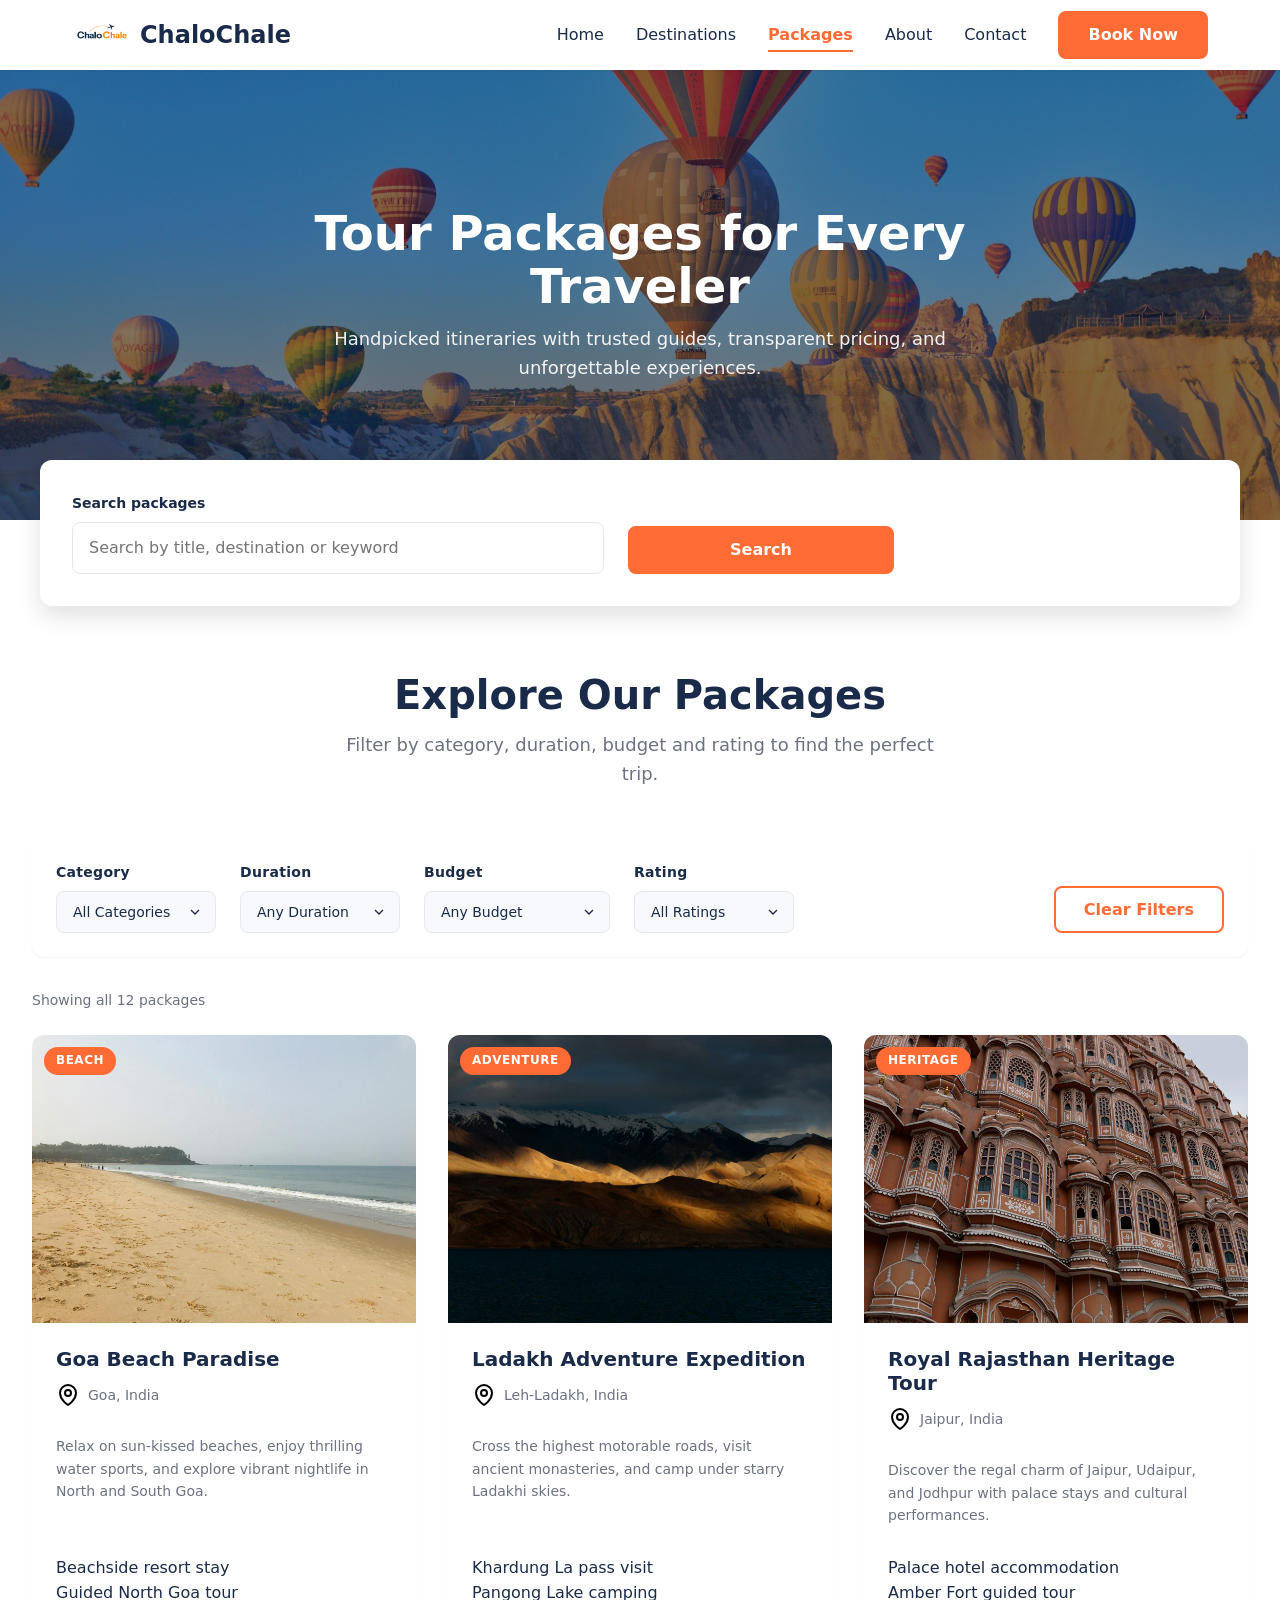
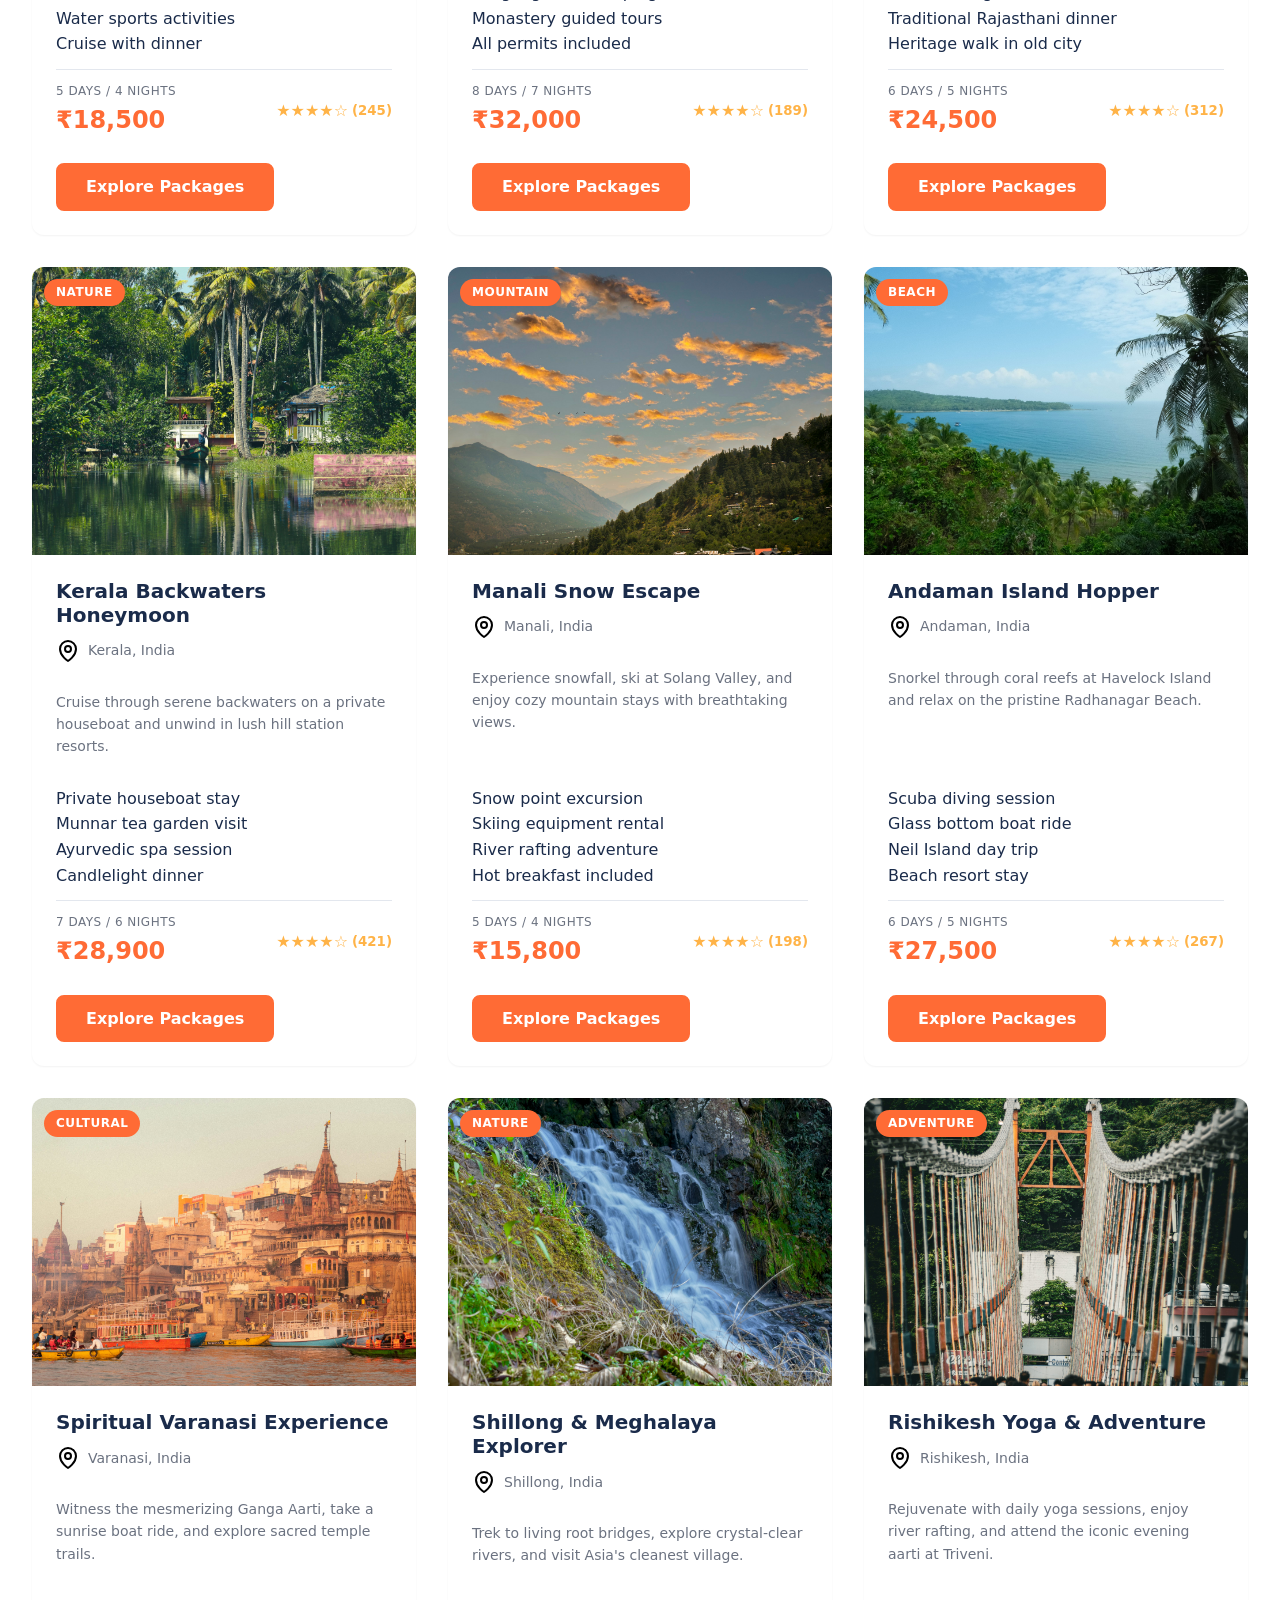
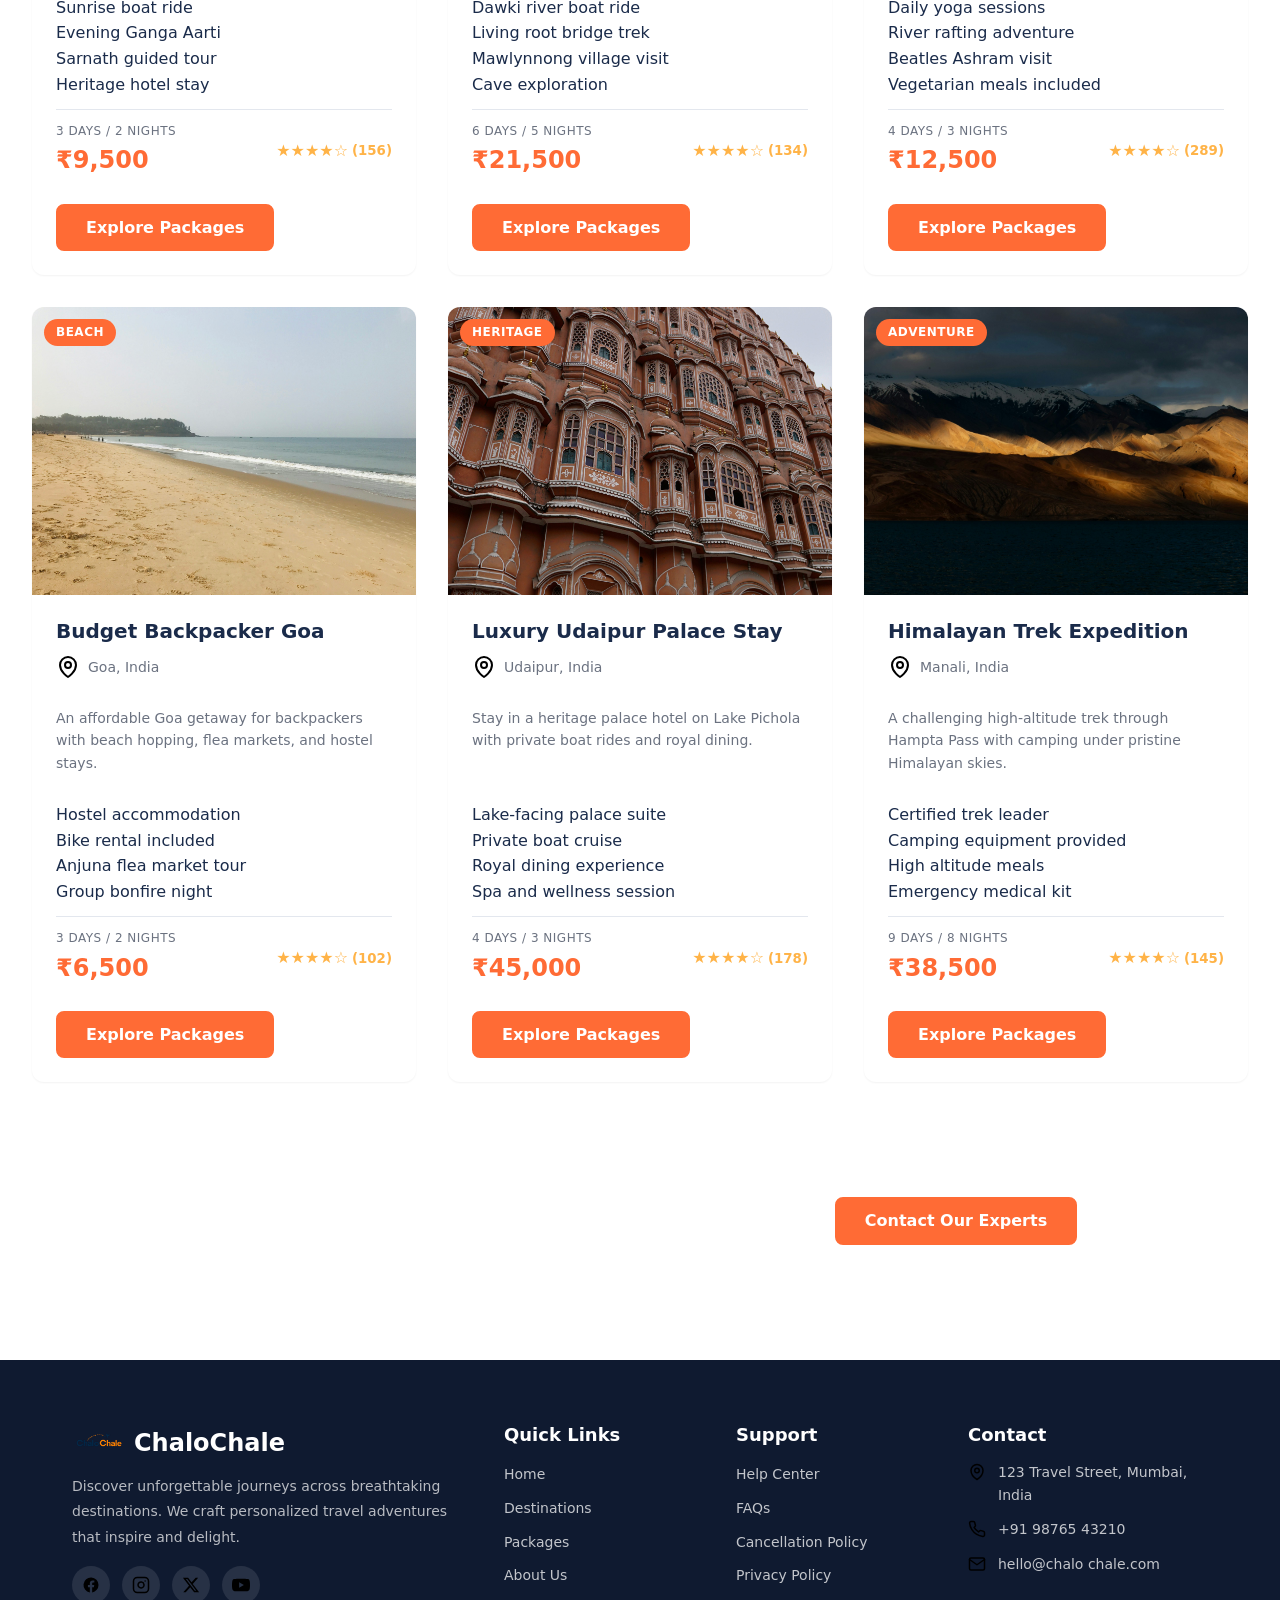
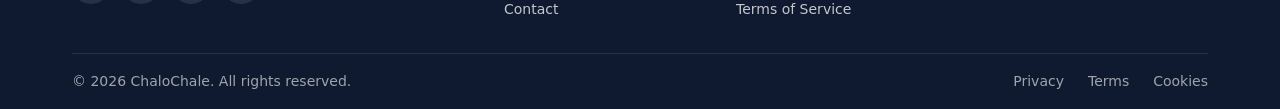
<file: packages.html>
<!DOCTYPE html>
<html lang="en">
<head>
    <meta charset="UTF-8">
    <meta name="viewport" content="width=device-width, initial-scale=1.0">
    <meta name="description" content="Browse curated ChaloChale tour packages across India. Find trips by budget, duration, category and rating. Plan your perfect vacation today.">
    <meta name="keywords" content="tour packages, India tours, travel packages, vacation deals, Goa, Ladakh, Kerala, Rajasthan">
    <meta name="author" content="ChaloChale">
    <title>Tour Packages - ChaloChale</title>

    <link rel="icon" type="image/x-icon" href="assets/favicon/favicon.ico">
    <link rel="icon" type="image/png" sizes="32x32" href="assets/favicon/favicon-32.png">
    <link rel="icon" type="image/png" sizes="16x16" href="assets/favicon/favicon-16.png">
    <link rel="apple-touch-icon" sizes="180x180" href="assets/favicon/favicon-64.png">

    <link rel="stylesheet" href="css/style.css">
    <link rel="stylesheet" href="css/components.css">
    <link rel="stylesheet" href="css/responsive.css">
</head>
<body>

    <a href="#main-content" class="skip-link">Skip to main content</a>

    <header id="site-header" class="site-header">
    </header>

    <main id="main-content">

        <section id="packages-hero" class="hero-section hero-page" aria-label="Tour packages hero">
            <div class="hero-content">
                <h1 class="hero-title">Tour Packages for Every Traveler</h1>
                <p class="hero-subtitle">Handpicked itineraries with trusted guides, transparent pricing, and unforgettable experiences.</p>
            </div>
        </section>

        <section id="packages-search-section" class="hero-search-section" aria-label="Search packages">
            <div class="hero-search-container">
                <form id="packages-search" class="search-form" role="search" novalidate>
                    <div class="form-field">
                        <label for="package-search-input">Search packages</label>
                        <input type="search" id="package-search-input" name="query" placeholder="Search by title, destination or keyword" aria-label="Search packages">
                    </div>
                    <button type="submit" class="btn btn-primary search-submit">Search</button>
                </form>
            </div>
        </section>

        <section id="packages-listing" class="packages-listing-section" aria-labelledby="packages-listing-title">
            <div class="section-container">

                <header class="section-header packages-listing-header">
                    <h2 id="packages-listing-title">Explore Our Packages</h2>
                    <p>Filter by category, duration, budget and rating to find the perfect trip.</p>
                </header>

                <div id="packages-filters" class="filter-bar" aria-label="Package filters">

                    <div class="filter-group">
                        <label for="filter-category" class="filter-label">Category</label>
                        <select id="filter-category" class="filter-select" data-filter="category">
                            <option value="all">All Categories</option>
                            <option value="Beach">Beach</option>
                            <option value="Adventure">Adventure</option>
                            <option value="Heritage">Heritage</option>
                            <option value="Nature">Nature</option>
                            <option value="Mountain">Mountain</option>
                            <option value="Cultural">Cultural</option>
                        </select>
                    </div>

                    <div class="filter-group">
                        <label for="filter-duration" class="filter-label">Duration</label>
                        <select id="filter-duration" class="filter-select" data-filter="duration">
                            <option value="all">Any Duration</option>
                            <option value="short">1–3 Days</option>
                            <option value="medium">4–6 Days</option>
                            <option value="long">7+ Days</option>
                        </select>
                    </div>

                    <div class="filter-group">
                        <label for="filter-budget" class="filter-label">Budget</label>
                        <select id="filter-budget" class="filter-select" data-filter="budget">
                            <option value="all">Any Budget</option>
                            <option value="0-10000">Under ₹10,000</option>
                            <option value="10000-25000">₹10,000 – ₹25,000</option>
                            <option value="25000-40000">₹25,000 – ₹40,000</option>
                            <option value="40000-999999">₹40,000+</option>
                        </select>
                    </div>

                    <div class="filter-group">
                        <label for="filter-rating" class="filter-label">Rating</label>
                        <select id="filter-rating" class="filter-select" data-filter="rating">
                            <option value="all">All Ratings</option>
                            <option value="4.5">4.5+ Stars</option>
                            <option value="4">4+ Stars</option>
                            <option value="3.5">3.5+ Stars</option>
                        </select>
                    </div>

                    <div class="filter-group filter-group-actions">
                        <button type="button" id="packages-clear-filters" class="btn btn-outline filter-clear-btn">Clear Filters</button>
                    </div>

                </div>

                <p id="packages-results-count" class="results-count" aria-live="polite"></p>

                <div id="packages-grid" class="packages-grid">
                </div>

                <div id="packages-empty" class="empty-state" role="status" aria-live="polite" hidden>
                    <div class="empty-state-content">
                        <h3>No packages found</h3>
                        <p>Try adjusting your search or filters to see more results.</p>
                        <button type="button" id="packages-empty-clear-filters" class="btn btn-primary">Clear Filters</button>
                    </div>
                </div>

            </div>
        </section>

        <section id="packages-cta" class="newsletter-section cta-section" aria-labelledby="packages-cta-title">
            <div class="section-container newsletter-container">
                <div class="newsletter-content">
                    <h2 id="packages-cta-title">Need a Custom Package?</h2>
                    <p>Tell us where you want to go and we'll design a personalized itinerary just for you.</p>
                </div>
                <div class="newsletter-form">
                    <a href="contact.html" class="btn btn-primary">Contact Our Experts</a>
                </div>
            </div>
        </section>

    </main>

    <footer id="site-footer" class="site-footer">
    </footer>

    <script src="js/common.js" defer></script>
    <script src="js/main.js" defer></script>
    <script src="js/packages.js" defer></script>

</body>
</html>
</file>
<file: css/style.css>
/* =========================================================
   ChaloChale - Global Stylesheet
   Base, reset, custom properties, typography, utilities
   ========================================================= */

/* ---------- CSS Reset / Normalization ---------- */
*,
*::before,
*::after {
    box-sizing: border-box;
    margin: 0;
    padding: 0;
}

html {
    -webkit-text-size-adjust: 100%;
    -webkit-font-smoothing: antialiased;
    -moz-osx-font-smoothing: grayscale;
    scroll-behavior: smooth;
}

body {
    min-height: 100vh;
    line-height: 1.6;
    font-family: var(--font-primary);
    font-size: var(--font-size-base);
    color: var(--color-text);
    background-color: var(--color-bg);
}

img,
picture,
video,
canvas,
svg {
    display: block;
    max-width: 100%;
    height: auto;
}

input,
button,
textarea,
select {
    font: inherit;
    color: inherit;
}

button {
    background: none;
    border: none;
    cursor: pointer;
}

ul,
ol {
    list-style: none;
}

a {
    text-decoration: none;
    color: inherit;
}

table {
    border-collapse: collapse;
    border-spacing: 0;
}

/* ---------- CSS Custom Properties ---------- */
:root {
    /* Brand Colors */
    --color-primary: #ff6b35;
    --color-primary-dark: #e85a2b;
    --color-primary-light: #ff8c5e;

    --color-secondary: #1a2b4a;
    --color-secondary-dark: #0f1a30;
    --color-secondary-light: #2a3f63;

    --color-accent: #ffb347;

    /* Neutrals */
    --color-bg: #ffffff;
    --color-bg-alt: #f7f9fc;
    --color-bg-dark: #1a2b4a;
    --color-surface: #ffffff;
    --color-border: #e3e7ee;
    --color-text: #1a2b4a;
    --color-text-muted: #6b7280;
    --color-text-light: #9ca3af;

    /* Status */
    --color-success: #10b981;
    --color-error: #ef4444;
    --color-warning: #f59e0b;

    /* Typography */
    --font-primary: 'Poppins', 'Segoe UI', system-ui, -apple-system, sans-serif;
    --font-heading: 'Poppins', 'Segoe UI', system-ui, -apple-system, sans-serif;

    --font-size-xs: 0.75rem;
    --font-size-sm: 0.875rem;
    --font-size-base: 1rem;
    --font-size-md: 1.125rem;
    --font-size-lg: 1.25rem;
    --font-size-xl: 1.5rem;
    --font-size-2xl: 2rem;
    --font-size-3xl: 2.5rem;
    --font-size-4xl: 3rem;

    --font-weight-light: 300;
    --font-weight-regular: 400;
    --font-weight-medium: 500;
    --font-weight-semibold: 600;
    --font-weight-bold: 700;

    --line-height-tight: 1.2;
    --line-height-base: 1.6;
    --line-height-relaxed: 1.8;

    /* Spacing */
    --space-1: 0.25rem;
    --space-2: 0.5rem;
    --space-3: 0.75rem;
    --space-4: 1rem;
    --space-5: 1.5rem;
    --space-6: 2rem;
    --space-7: 3rem;
    --space-8: 4rem;
    --space-9: 5rem;
    --space-10: 6rem;

    /* Radii */
    --radius-sm: 4px;
    --radius-md: 8px;
    --radius-lg: 12px;
    --radius-xl: 20px;
    --radius-full: 9999px;

    /* Shadows */
    --shadow-sm: 0 1px 2px rgba(0, 0, 0, 0.05);
    --shadow-md: 0 4px 12px rgba(0, 0, 0, 0.08);
    --shadow-lg: 0 10px 25px rgba(0, 0, 0, 0.12);
    --shadow-xl: 0 20px 40px rgba(0, 0, 0, 0.15);

    /* Transitions */
    --transition-fast: 150ms ease-in-out;
    --transition-base: 250ms ease-in-out;
    --transition-slow: 400ms ease-in-out;

    /* Layout */
    --container-max: 1200px;
    --container-padding: 1.5rem;
    --header-height: 70px;
}

/* ---------- Body ---------- */
body {
    overflow-x: hidden;
}

/* ---------- Typography ---------- */
h1, h2, h3, h4, h5, h6 {
    font-family: var(--font-heading);
    font-weight: var(--font-weight-bold);
    line-height: var(--line-height-tight);
    color: var(--color-secondary);
    margin-bottom: var(--space-4);
}

h1 { font-size: var(--font-size-4xl); }
h2 { font-size: var(--font-size-3xl); }
h3 { font-size: var(--font-size-2xl); }
h4 { font-size: var(--font-size-xl); }
h5 { font-size: var(--font-size-lg); }
h6 { font-size: var(--font-size-md); }

p {
    margin-bottom: var(--space-4);
    color: var(--color-text);
}

p:last-child {
    margin-bottom: 0;
}

/* ---------- Links ---------- */
a {
    color: var(--color-primary);
    transition: color var(--transition-fast);
}

a:hover,
a:focus {
    color: var(--color-primary-dark);
}

/* ---------- Images ---------- */
img {
    max-width: 100%;
    height: auto;
    display: block;
}

/* ---------- Global Containers ---------- */
.section-container {
    max-width: var(--container-max);
    margin: 0 auto;
    padding: 0 var(--container-padding);
}

.section-header {
    text-align: center;
    margin-bottom: var(--space-7);
}

.section-header.packages-listing-header {
    margin-top: 65px;
}

.section-header h2 {
    margin-bottom: var(--space-3);
}

.section-header p {
    color: var(--color-text-muted);
    font-size: var(--font-size-md);
    max-width: 600px;
    margin: 0 auto;
}

.section-footer {
    text-align: center;
    margin-top: var(--space-6);
}

/* ---------- Button Foundation ---------- */
.btn {
    display: inline-block;
    padding: 0.75rem 1.75rem;
    font-family: var(--font-primary);
    font-size: var(--font-size-base);
    font-weight: var(--font-weight-semibold);
    text-align: center;
    text-decoration: none;
    border-radius: var(--radius-md);
    border: 2px solid transparent;
    cursor: pointer;
    transition: all var(--transition-base);
    line-height: 1.2;
    user-select: none;
}

.btn-primary {
    background-color: var(--color-primary);
    color: #ffffff;
    border-color: var(--color-primary);
}

.btn-primary:hover,
.btn-primary:focus-visible {
    background-color: var(--color-primary-dark);
    border-color: var(--color-primary-dark);
    color: #ffffff;
    transform: translateY(-2px);
    box-shadow: var(--shadow-md);
}

.btn-secondary {
    background-color: transparent;
    color: #ffffff;
    border-color: #ffffff;
}

.btn-secondary:hover,
.btn-secondary:focus-visible {
    background-color: #ffffff;
    color: var(--color-secondary);
}

.btn-outline {
    background-color: transparent;
    color: var(--color-primary);
    border-color: var(--color-primary);
}

.btn-outline:hover,
.btn-outline:focus-visible {
    background-color: var(--color-primary);
    color: #ffffff;
}

/* ---------- Focus States ---------- */
:focus {
    outline: none;
}

:focus-visible {
    outline: 3px solid var(--color-primary);
    outline-offset: 2px;
    border-radius: var(--radius-sm);
}

a:focus-visible,
button:focus-visible,
input:focus-visible,
select:focus-visible,
textarea:focus-visible {
    outline: 3px solid var(--color-primary);
    outline-offset: 2px;
}

/* ---------- Accessibility ---------- */
.skip-link {
    position: absolute;
    top: -100px;
    left: 0;
    background: var(--color-primary);
    color: #ffffff;
    padding: var(--space-3) var(--space-5);
    z-index: 9999;
    font-weight: var(--font-weight-semibold);
    border-radius: 0 0 var(--radius-md) 0;
}

.skip-link:focus,
.skip-link:focus-visible {
    top: 0;
    color: #ffffff;
    outline: none;
}

.sr-only {
    position: absolute;
    width: 1px;
    height: 1px;
    padding: 0;
    margin: -1px;
    overflow: hidden;
    clip: rect(0, 0, 0, 0);
    white-space: nowrap;
    border: 0;
}

/* ---------- Form Foundation ---------- */
.form-field {
    display: flex;
    flex-direction: column;
    gap: var(--space-2);
}

.form-field label {
    font-size: var(--font-size-sm);
    font-weight: var(--font-weight-semibold);
    color: var(--color-secondary);
}

.form-field input,
.form-field select,
.form-field textarea {
    padding: 0.75rem 1rem;
    border: 1px solid var(--color-border);
    border-radius: var(--radius-md);
    background-color: var(--color-surface);
    color: var(--color-text);
    font-size: var(--font-size-base);
    transition: border-color var(--transition-fast), box-shadow var(--transition-fast);
    width: 100%;
}

.form-field input:focus,
.form-field select:focus,
.form-field textarea:focus {
    border-color: var(--color-primary);
    box-shadow: 0 0 0 3px rgba(255, 107, 53, 0.15);
}

/* ---------- Spacing Utilities ---------- */
.mt-1 { margin-top: var(--space-1); }
.mt-2 { margin-top: var(--space-2); }
.mt-3 { margin-top: var(--space-3); }
.mt-4 { margin-top: var(--space-4); }
.mt-5 { margin-top: var(--space-5); }
.mt-6 { margin-top: var(--space-6); }

.mb-1 { margin-bottom: var(--space-1); }
.mb-2 { margin-bottom: var(--space-2); }
.mb-3 { margin-bottom: var(--space-3); }
.mb-4 { margin-bottom: var(--space-4); }
.mb-5 { margin-bottom: var(--space-5); }
.mb-6 { margin-bottom: var(--space-6); }
</file>
<file: css/components.css>
/* =========================================================
   ChaloChale - Component Stylesheet
   Reusable component styles shared across all pages
   ========================================================= */

/* ---------- Navigation Bar ---------- */
.site-header {
    position: sticky;
    top: 0;
    left: 0;
    width: 100%;
    z-index: 1000;
    background-color: rgba(255, 255, 255, 0.95);
    backdrop-filter: blur(10px);
    -webkit-backdrop-filter: blur(10px);
    box-shadow: var(--shadow-sm);
    height: var(--header-height);
}

.navbar {
    max-width: var(--container-max);
    margin: 0 auto;
    padding: 0 var(--container-padding);
    height: 100%;
    display: flex;
    align-items: center;
    justify-content: space-between;
}

.navbar-logo {
    display: flex;
    align-items: center;
    gap: var(--space-2);
    font-family: var(--font-heading);
    font-size: var(--font-size-xl);
    font-weight: var(--font-weight-bold);
    color: var(--color-secondary);
}

.navbar-logo img {
    height: 40px;
    width: auto;
}

.navbar-menu {
    display: flex;
    align-items: center;
    gap: var(--space-6);
}

.navbar-links {
    display: flex;
    align-items: center;
    gap: var(--space-5);
}

.navbar-link {
    position: relative;
    font-size: var(--font-size-base);
    font-weight: var(--font-weight-medium);
    color: var(--color-text);
    padding: var(--space-2) 0;
    transition: color var(--transition-fast);
}

.navbar-link::after {
    content: "";
    position: absolute;
    bottom: 0;
    left: 0;
    width: 0;
    height: 2px;
    background-color: var(--color-primary);
    transition: width var(--transition-base);
}

.navbar-link:hover,
.navbar-link:focus-visible {
    color: var(--color-primary);
}

.navbar-link:hover::after,
.navbar-link:focus-visible::after,
.navbar-link.active::after {
    width: 100%;
}

.navbar-link.active {
    color: var(--color-primary);
    font-weight: var(--font-weight-semibold);
}

.navbar-actions {
    display: flex;
    align-items: center;
    gap: var(--space-3);
}

.navbar-toggle {
    display: none;
    flex-direction: column;
    gap: 5px;
    padding: var(--space-2);
}

.navbar-toggle span {
    display: block;
    width: 24px;
    height: 2px;
    background-color: var(--color-secondary);
    border-radius: 2px;
    transition: transform var(--transition-base), opacity var(--transition-base);
}

.navbar-toggle.open span:nth-child(1) {
    transform: translateY(7px) rotate(45deg);
}

.navbar-toggle.open span:nth-child(2) {
    opacity: 0;
}

.navbar-toggle.open span:nth-child(3) {
    transform: translateY(-7px) rotate(-45deg);
}

/* ---------- Hero Section ---------- */
.hero-section {
    position: relative;
    min-height: 90vh;
    background-image: linear-gradient(rgba(26, 43, 74, 0.45), rgba(26, 43, 74, 0.45)),
        url("../assets/images/hero/hero-main.jpg");
    background-size: cover;
    background-position: center;
    background-repeat: no-repeat;
    display: flex;
    align-items: center;
    justify-content: center;
    padding: var(--space-7) var(--container-padding);
}

.hero-content {
    max-width: 800px;
    text-align: center;
    color: #ffffff;
}

.hero-title {
    font-size: var(--font-size-4xl);
    font-weight: var(--font-weight-bold);
    color: #ffffff;
    margin-bottom: var(--space-4);
    line-height: 1.1;
}

.hero-subtitle {
    font-size: var(--font-size-md);
    color: rgba(255, 255, 255, 0.92);
    margin-bottom: var(--space-6);
    max-width: 600px;
    margin-left: auto;
    margin-right: auto;
}

.hero-actions {
    display: flex;
    gap: var(--space-4);
    justify-content: center;
    flex-wrap: wrap;
}

/* ---------- Hero Search ---------- */
.hero-search-section {
    position: relative;
    margin-top: -60px;
    padding: 0 var(--container-padding);
    z-index: 10;
}

.hero-search-container {
    max-width: var(--container-max);
    margin: 0 auto;
    background-color: var(--color-surface);
    border-radius: var(--radius-lg);
    box-shadow: var(--shadow-lg);
    padding: var(--space-5);
}

.search-form {
    display: grid;
    grid-template-columns: 2fr 1fr 1fr auto;
    gap: var(--space-4);
    align-items: end;
}

.search-form .form-field {
    min-width: 0;
}

.search-submit {
    height: 48px;
    padding: 0 2rem;
}

/* ---------- Generic Cards ---------- */
.card {
    background-color: var(--color-surface);
    border-radius: var(--radius-lg);
    overflow: hidden;
    box-shadow: var(--shadow-sm);
    transition: transform var(--transition-base), box-shadow var(--transition-base);
    display: flex;
    flex-direction: column;
}

.card:hover,
.card:focus-within {
    transform: translateY(-6px);
    box-shadow: var(--shadow-lg);
}

.card-image {
    position: relative;
    width: 100%;
    aspect-ratio: 4 / 3;
    overflow: hidden;
}

.card-image img {
    width: 100%;
    height: 100%;
    object-fit: cover;
    transition: transform var(--transition-slow);
}

.card:hover .card-image img,
.card:focus-within .card-image img {
    transform: scale(1.08);
}

.card-badge {
    position: absolute;
    top: var(--space-3);
    left: var(--space-3);
    background-color: var(--color-primary);
    color: #ffffff;
    padding: var(--space-1) var(--space-3);
    border-radius: var(--radius-full);
    font-size: var(--font-size-xs);
    font-weight: var(--font-weight-semibold);
    letter-spacing: 0.5px;
    text-transform: uppercase;
}

.card-body {
    padding: var(--space-5);
    display: flex;
    flex-direction: column;
    flex: 1;
    gap: var(--space-3);
}

.card-title {
    font-size: var(--font-size-lg);
    font-weight: var(--font-weight-semibold);
    color: var(--color-secondary);
    margin: 0;
}

.card-location {
    display: flex;
    align-items: center;
    gap: var(--space-2);
    font-size: var(--font-size-sm);
    color: var(--color-text-muted);
}

.card-description {
    color: var(--color-text-muted);
    font-size: var(--font-size-sm);
    line-height: var(--line-height-base);
    flex: 1;
}

.card-meta {
    display: flex;
    align-items: center;
    justify-content: space-between;
    margin-top: auto;
    padding-top: var(--space-3);
    border-top: 1px solid var(--color-border);
}

.card-price {
    display: flex;
    flex-direction: column;
}

.card-price-label {
    font-size: var(--font-size-xs);
    color: var(--color-text-muted);
    text-transform: uppercase;
    letter-spacing: 0.5px;
}

.card-price-value {
    font-size: var(--font-size-xl);
    font-weight: var(--font-weight-bold);
    color: var(--color-primary);
}

.card-rating {
    display: flex;
    align-items: center;
    gap: var(--space-1);
    color: var(--color-accent);
    font-weight: var(--font-weight-semibold);
}

.card-footer {
    padding: 0 var(--space-5) var(--space-5);
}

.card-link {
    display: inline-flex;
    align-items: center;
    gap: var(--space-2);
    color: var(--color-primary);
    font-weight: var(--font-weight-semibold);
    transition: gap var(--transition-base);
}

.card-link:hover,
.card-link:focus-visible {
    gap: var(--space-3);
    color: var(--color-primary-dark);
}

/* When card-link is used together with btn-primary (Explore Packages CTA),
   force white text + orange background so .card-link color doesn't bleed through. */
a.card-link.btn-primary,
a.card-link.btn-primary:hover,
a.card-link.btn-primary:focus-visible {
    color: #ffffff;
    background-color: var(--color-primary);
    border-color: var(--color-primary);
}

a.card-link.btn-primary:hover,
a.card-link.btn-primary:focus-visible {
    background-color: var(--color-primary-dark);
    border-color: var(--color-primary-dark);
    color: #ffffff;
    transform: translateY(-2px);
    box-shadow: var(--shadow-md);
}

/* ---------- Grids ---------- */
.destinations-grid,
.packages-grid {
    display: grid;
    grid-template-columns: repeat(3, 1fr);
    gap: var(--space-6);
}

/* ---------- Features / Why Choose ---------- */
.features-grid {
    display: grid;
    grid-template-columns: repeat(4, 1fr);
    gap: var(--space-6);
}

.feature-item {
    text-align: center;
    padding: var(--space-5);
    background-color: var(--color-surface);
    border-radius: var(--radius-lg);
    box-shadow: var(--shadow-sm);
    transition: transform var(--transition-base), box-shadow var(--transition-base);
}

.feature-item:hover {
    transform: translateY(-4px);
    box-shadow: var(--shadow-md);
}

.feature-icon {
    width: 72px;
    height: 72px;
    margin: 0 auto var(--space-4);
    display: flex;
    align-items: center;
    justify-content: center;
    background-color: rgba(255, 107, 53, 0.1);
    border-radius: var(--radius-full);
}

.feature-icon img {
    width: 36px;
    height: 36px;
    object-fit: contain;
}

.feature-item h3 {
    font-size: var(--font-size-lg);
    margin-bottom: var(--space-2);
}

.feature-item p {
    font-size: var(--font-size-sm);
    color: var(--color-text-muted);
    margin: 0;
}

/* ---------- Testimonials ---------- */
.testimonials-carousel {
    position: relative;
    overflow: hidden;
    min-height: 320px;
}

.testimonials-track {
    display: flex;
    transition: transform var(--transition-slow);
    gap: var(--space-5);
}

.testimonial-card {
    flex: 0 0 calc((100% - 2 * var(--space-5)) / 3);
    background-color: var(--color-surface);
    border-radius: var(--radius-lg);
    padding: var(--space-6);
    box-shadow: var(--shadow-sm);
    display: flex;
    flex-direction: column;
    gap: var(--space-4);
    border: 1px solid var(--color-border);
}

.testimonial-rating {
    display: flex;
    gap: var(--space-1);
    color: var(--color-accent);
    font-size: var(--font-size-md);
}

.testimonial-quote {
    font-size: var(--font-size-base);
    color: var(--color-text);
    font-style: italic;
    line-height: var(--line-height-relaxed);
    flex: 1;
    position: relative;
    padding-left: var(--space-4);
    border-left: 3px solid var(--color-primary);
}

.testimonial-author {
    display: flex;
    align-items: center;
    gap: var(--space-3);
}

.testimonial-photo {
    width: 56px;
    height: 56px;
    border-radius: var(--radius-full);
    object-fit: cover;
    border: 2px solid var(--color-primary);
}

.testimonial-info h4 {
    font-size: var(--font-size-base);
    font-weight: var(--font-weight-semibold);
    margin: 0;
    color: var(--color-secondary);
}

.testimonial-info p {
    font-size: var(--font-size-sm);
    color: var(--color-text-muted);
    margin: 0;
}

.carousel-controls {
    display: flex;
    justify-content: center;
    align-items: center;
    gap: var(--space-4);
    margin-top: var(--space-6);
}

.carousel-btn {
    width: 44px;
    height: 44px;
    border-radius: var(--radius-full);
    background-color: var(--color-surface);
    color: var(--color-primary);
    border: 2px solid var(--color-primary);
    display: flex;
    align-items: center;
    justify-content: center;
    transition: all var(--transition-base);
}

.carousel-btn:hover,
.carousel-btn:focus-visible {
    background-color: var(--color-primary);
    color: #ffffff;
}

.carousel-btn:disabled {
    opacity: 0.4;
    cursor: not-allowed;
}

.carousel-dots {
    display: flex;
    gap: var(--space-2);
}

.carousel-dot {
    width: 10px;
    height: 10px;
    border-radius: var(--radius-full);
    background-color: var(--color-border);
    border: none;
    cursor: pointer;
    transition: background-color var(--transition-base), transform var(--transition-base);
}

.carousel-dot.active {
    background-color: var(--color-primary);
    transform: scale(1.2);
}

/* ---------- Newsletter ---------- */
.newsletter-section {
    position: relative;
    background-image: linear-gradient(135deg, rgba(26, 43, 74, 0.92), rgba(15, 26, 48, 0.92)),
        url("../assets/images/backgrounds/newsletter-bg.jpg");
    background-size: cover;
    background-position: center;
    background-attachment: fixed;
    color: #ffffff;
    padding: var(--space-9) 0;
}

.newsletter-container {
    display: grid;
    grid-template-columns: 1fr 1fr;
    gap: var(--space-7);
    align-items: center;
}

.newsletter-content h2 {
    color: #ffffff;
    margin-bottom: var(--space-3);
}

.newsletter-content p {
    color: rgba(255, 255, 255, 0.85);
    font-size: var(--font-size-md);
    margin: 0;
}

.newsletter-form {
    display: flex;
    flex-direction: column;
    gap: var(--space-3);
}

.newsletter-form .form-field {
    flex-direction: row;
    align-items: stretch;
    gap: var(--space-3);
}

.newsletter-form input {
    flex: 1;
    background-color: rgba(255, 255, 255, 0.1);
    color: #ffffff;
    border: 1px solid rgba(255, 255, 255, 0.3);
    padding: 0.9rem 1.25rem;
}

.newsletter-form input::placeholder {
    color: rgba(255, 255, 255, 0.7);
}

.newsletter-form input:focus {
    background-color: rgba(255, 255, 255, 0.15);
    border-color: var(--color-primary);
    box-shadow: 0 0 0 3px rgba(255, 107, 53, 0.25);
}

.newsletter-form .btn {
    white-space: nowrap;
}

.newsletter-message {
    margin: 0;
    padding: var(--space-3);
    border-radius: var(--radius-md);
    font-size: var(--font-size-sm);
    min-height: 1.5em;
}

.newsletter-message.success {
    background-color: rgba(16, 185, 129, 0.15);
    color: #6ee7b7;
}

.newsletter-message.error {
    background-color: rgba(239, 68, 68, 0.15);
    color: #fca5a5;
}

/* ---------- Footer ---------- */
.site-footer {
    background-color: var(--color-secondary-dark);
    color: rgba(255, 255, 255, 0.85);
    padding: var(--space-8) 0 var(--space-4);
}

.footer-container {
    max-width: var(--container-max);
    margin: 0 auto;
    padding: 0 var(--container-padding);
}

.footer-grid {
    display: grid;
    grid-template-columns: 2fr 1fr 1fr 1.2fr;
    gap: var(--space-6);
    margin-bottom: var(--space-6);
}

.footer-column h4 {
    color: #ffffff;
    font-size: var(--font-size-md);
    margin-bottom: var(--space-4);
    font-weight: var(--font-weight-semibold);
}

.footer-logo {
    font-family: var(--font-heading);
    font-size: var(--font-size-xl);
    font-weight: var(--font-weight-bold);
    color: #ffffff;
    display: flex;
    align-items: center;
    gap: var(--space-2);
    margin-bottom: var(--space-3);
}

.footer-logo img {
    height: 36px;
}

.footer-about p {
    font-size: var(--font-size-sm);
    color: rgba(255, 255, 255, 0.7);
    line-height: var(--line-height-relaxed);
}

.footer-links {
    display: flex;
    flex-direction: column;
    gap: var(--space-2);
}

.footer-links a {
    color: rgba(255, 255, 255, 0.75);
    font-size: var(--font-size-sm);
    transition: color var(--transition-fast), padding-left var(--transition-fast);
}

.footer-links a:hover,
.footer-links a:focus-visible {
    color: var(--color-primary);
    padding-left: var(--space-2);
}

.footer-contact {
    display: flex;
    flex-direction: column;
    gap: var(--space-3);
}

.footer-contact-item {
    display: flex;
    align-items: flex-start;
    gap: var(--space-3);
    font-size: var(--font-size-sm);
    color: rgba(255, 255, 255, 0.75);
}

.footer-contact-item img,
.footer-contact-item svg {
    width: 18px;
    height: 18px;
    flex-shrink: 0;
    margin-top: 2px;
}

.footer-social {
    display: flex;
    gap: var(--space-3);
    margin-top: var(--space-4);
}

.footer-social a {
    width: 38px;
    height: 38px;
    border-radius: var(--radius-full);
    background-color: rgba(255, 255, 255, 0.1);
    display: flex;
    align-items: center;
    justify-content: center;
    transition: all var(--transition-base);
}

.footer-social a:hover,
.footer-social a:focus-visible {
    background-color: var(--color-primary);
    transform: translateY(-3px);
}

.footer-social img,
.footer-social svg {
    width: 18px;
    height: 18px;
}

.footer-bottom {
    border-top: 1px solid rgba(255, 255, 255, 0.1);
    padding-top: var(--space-4);
    display: flex;
    justify-content: space-between;
    align-items: center;
    flex-wrap: wrap;
    gap: var(--space-3);
    font-size: var(--font-size-sm);
    color: rgba(255, 255, 255, 0.6);
}

.footer-bottom-links {
    display: flex;
    gap: var(--space-5);
}

.footer-bottom-links a {
    color: rgba(255, 255, 255, 0.6);
}

.footer-bottom-links a:hover,
.footer-bottom-links a:focus-visible {
    color: var(--color-primary);
}

/* ---------- Loading / Empty / Error States ---------- */
.loading,
.empty-state,
.error-state {
    text-align: center;
    padding: var(--space-7) var(--space-5);
    color: var(--color-text-muted);
    font-size: var(--font-size-md);
}

.loading::before {
    content: "";
    display: block;
    width: 36px;
    height: 36px;
    margin: 0 auto var(--space-4);
    border: 3px solid var(--color-border);
    border-top-color: var(--color-primary);
    border-radius: var(--radius-full);
    animation: spin 0.8s linear infinite;
}

@keyframes spin {
    to { transform: rotate(360deg); }
}

.error-state {
    color: var(--color-error);
}

/* =========================================================
   Destinations Page - New Components
   ========================================================= */

/* ---------- Page Hero Variant ---------- */
.hero-section.hero-page {
    min-height: 50vh;
    background-image: linear-gradient(rgba(26, 43, 74, 0.6), rgba(26, 43, 74, 0.6)),
        url("../assets/images/hero/destinations-hero.jpg");
}

/* Per-page hero overrides (each page uses its own image) */
#packages-hero {
    background-image: linear-gradient(rgba(26, 43, 74, 0.55), rgba(26, 43, 74, 0.55)),
        url("../assets/images/hero/packages-hero.jpg");
}

#about-hero {
    background-image: linear-gradient(rgba(26, 43, 74, 0.55), rgba(26, 43, 74, 0.55)),
        url("../assets/images/hero/about-hero.jpg");
}

#contact-hero {
    background-image: linear-gradient(rgba(26, 43, 74, 0.55), rgba(26, 43, 74, 0.55)),
        url("../assets/images/hero/contact-hero.jpg");
}

.hero-section.hero-page .hero-title {
    font-size: var(--font-size-3xl);
    margin-bottom: var(--space-3);
}

.hero-section.hero-page .hero-subtitle {
    font-size: var(--font-size-md);
    margin-bottom: 0;
}

/* ---------- Destinations Listing Section ---------- */
.destinations-listing-section {
    padding: var(--space-8) 0;
    background-color: var(--color-bg-alt);
}

/* ---------- Filter Bar ---------- */
.filter-bar {
    display: flex;
    flex-wrap: wrap;
    align-items: flex-end;
    gap: var(--space-5);
    padding: var(--space-5);
    background-color: var(--color-surface);
    border-radius: var(--radius-lg);
    box-shadow: var(--shadow-sm);
    margin-bottom: var(--space-6);
}

.filter-group {
    display: flex;
    flex-direction: column;
    gap: var(--space-2);
    min-width: 160px;
}

.filter-group-actions {
    margin-left: auto;
    align-self: flex-end;
}

.filter-label {
    font-size: var(--font-size-sm);
    font-weight: var(--font-weight-semibold);
    color: var(--color-secondary);
    letter-spacing: 0.3px;
}

.filter-chips {
    display: flex;
    flex-wrap: wrap;
    gap: var(--space-2);
}

.filter-chip {
    padding: 0.5rem 1.1rem;
    font-size: var(--font-size-sm);
    font-weight: var(--font-weight-medium);
    color: var(--color-text);
    background-color: var(--color-bg-alt);
    border: 1px solid var(--color-border);
    border-radius: var(--radius-full);
    cursor: pointer;
    transition: all var(--transition-base);
    line-height: 1.2;
}

.filter-chip:hover,
.filter-chip:focus-visible {
    border-color: var(--color-primary);
    color: var(--color-primary);
    background-color: rgba(255, 107, 53, 0.08);
}

.filter-chip.active {
    background-color: var(--color-primary);
    color: #ffffff;
    border-color: var(--color-primary);
    box-shadow: 0 4px 10px rgba(255, 107, 53, 0.25);
}

.filter-chip.active:hover,
.filter-chip.active:focus-visible {
    background-color: var(--color-primary-dark);
    border-color: var(--color-primary-dark);
    color: #ffffff;
}

.filter-select {
    padding: 0.55rem 2.25rem 0.55rem 1rem;
    font-size: var(--font-size-sm);
    color: var(--color-text);
    background-color: var(--color-bg-alt);
    border: 1px solid var(--color-border);
    border-radius: var(--radius-md);
    cursor: pointer;
    appearance: none;
    -webkit-appearance: none;
    background-image: url("data:image/svg+xml;charset=UTF-8,%3csvg xmlns='http://www.w3.org/2000/svg' viewBox='0 0 24 24' fill='none' stroke='%231a2b4a' stroke-width='2'%3e%3cpolyline points='6 9 12 15 18 9'/%3e%3c/svg%3e");
    background-repeat: no-repeat;
    background-position: right 0.75rem center;
    background-size: 16px;
    transition: border-color var(--transition-fast), box-shadow var(--transition-fast);
    min-width: 160px;
}

.filter-select:focus {
    border-color: var(--color-primary);
    box-shadow: 0 0 0 3px rgba(255, 107, 53, 0.15);
    outline: none;
}

.filter-clear-btn {
    white-space: nowrap;
}

/* ---------- Results Count ---------- */
.results-count {
    margin-bottom: var(--space-5);
    font-size: var(--font-size-sm);
    color: var(--color-text-muted);
    font-weight: var(--font-weight-medium);
}

/* ---------- Empty State ---------- */
.empty-state[hidden] {
    display: none;
}

.empty-state-content {
    max-width: 480px;
    margin: 0 auto;
    padding: var(--space-7) var(--space-5);
    background-color: var(--color-surface);
    border-radius: var(--radius-lg);
    border: 1px dashed var(--color-border);
}

.empty-state-content h3 {
    font-size: var(--font-size-xl);
    margin-bottom: var(--space-3);
    color: var(--color-secondary);
}

.empty-state-content p {
    color: var(--color-text-muted);
    margin-bottom: var(--space-5);
}

.empty-state-icon {
    width: 64px;
    height: 64px;
    margin: 0 auto var(--space-4);
    display: flex;
    align-items: center;
    justify-content: center;
    background-color: rgba(255, 107, 53, 0.1);
    border-radius: var(--radius-full);
    color: var(--color-primary);
}

.empty-state-icon img,
.empty-state-icon svg {
    width: 32px;
    height: 32px;
}

/* ---------- CTA Section (Destinations) ---------- */
.cta-section .newsletter-form {
    justify-content: flex-end;
    align-items: center;
}

.cta-section .newsletter-form .btn {
    min-width: 220px;
}

/* =========================================================
   About Page - Team Section
   ========================================================= */

.about-section {
    padding: var(--space-8) 0;
    background-color: var(--color-bg);
}

.about-story-container {
    display: grid;
    grid-template-columns: 1fr 1fr;
    gap: var(--space-7);
    align-items: center;
}

.about-story-content h2 {
    margin-bottom: var(--space-4);
}

.about-story-content p {
    color: var(--color-text);
    line-height: var(--line-height-relaxed);
}

.about-story-image img {
    width: 100%;
    height: auto;
    border-radius: var(--radius-lg);
    box-shadow: var(--shadow-md);
    object-fit: cover;
    aspect-ratio: 4 / 3;
}

.about-mission-section {
    background-color: var(--color-bg-alt);
}

.about-values-grid {
    grid-template-columns: repeat(2, 1fr);
    gap: var(--space-5);
}

.about-team-section {
    padding: var(--space-8) 0;
    background-color: var(--color-bg);
}

.team-grid {
    display: grid;
    grid-template-columns: repeat(4, 1fr);
    gap: var(--space-5);
}

.team-card {
    text-align: center;
    padding: var(--space-5);
    background-color: var(--color-surface);
    border-radius: var(--radius-lg);
    box-shadow: var(--shadow-sm);
    transition: transform var(--transition-base), box-shadow var(--transition-base);
    display: flex;
    flex-direction: column;
    align-items: center;
    gap: var(--space-3);
}

.team-card:hover,
.team-card:focus-within {
    transform: translateY(-6px);
    box-shadow: var(--shadow-md);
}

.team-photo {
    width: 140px;
    height: 140px;
    border-radius: var(--radius-full);
    object-fit: cover;
    border: 4px solid var(--color-primary-light);
    margin-bottom: var(--space-2);
}

.team-name {
    font-size: var(--font-size-lg);
    font-weight: var(--font-weight-semibold);
    color: var(--color-secondary);
    margin: 0;
}

.team-role {
    font-size: var(--font-size-sm);
    color: var(--color-primary);
    font-weight: var(--font-weight-medium);
    text-transform: uppercase;
    letter-spacing: 0.5px;
    margin: 0;
}

.team-bio {
    font-size: var(--font-size-sm);
    color: var(--color-text-muted);
    line-height: var(--line-height-relaxed);
    margin: 0;
}

.team-social {
    display: flex;
    justify-content: center;
    gap: var(--space-2);
    margin-top: var(--space-2);
}

.team-social a {
    width: 36px;
    height: 36px;
    border-radius: var(--radius-full);
    background-color: rgba(255, 107, 53, 0.1);
    color: var(--color-primary);
    display: flex;
    align-items: center;
    justify-content: center;
    transition: all var(--transition-base);
}

.team-social a:hover,
.team-social a:focus-visible {
    background-color: var(--color-primary);
    color: #ffffff;
    transform: translateY(-2px);
}

.team-social img,
.team-social svg {
    width: 18px;
    height: 18px;
}

/* =========================================================
   Contact Page - Components
   ========================================================= */

.contact-section {
    padding: var(--space-8) 0;
    background-color: var(--color-bg-alt);
}

.contact-container {
    display: grid;
    grid-template-columns: 1fr 1.2fr;
    gap: var(--space-7);
    align-items: flex-start;
}

/* ---------- Contact Info Column ---------- */
.contact-info {
    background-color: var(--color-surface);
    border-radius: var(--radius-lg);
    padding: var(--space-6);
    box-shadow: var(--shadow-sm);
}

.contact-info-header {
    margin-bottom: var(--space-5);
}

.contact-info-header h2 {
    margin-bottom: var(--space-2);
}

.contact-info-header p {
    color: var(--color-text-muted);
    margin: 0;
}

.contact-info-list {
    display: flex;
    flex-direction: column;
    gap: var(--space-5);
    margin-bottom: var(--space-6);
}

.contact-info-item {
    display: flex;
    align-items: flex-start;
    gap: var(--space-4);
}

.contact-info-icon {
    flex-shrink: 0;
    width: 48px;
    height: 48px;
    display: flex;
    align-items: center;
    justify-content: center;
    background-color: rgba(255, 107, 53, 0.1);
    border-radius: var(--radius-full);
}

.contact-info-icon img {
    width: 22px;
    height: 22px;
}

.contact-info-content h3 {
    font-size: var(--font-size-base);
    margin: 0 0 var(--space-1) 0;
    color: var(--color-secondary);
}

.contact-info-content address,
.contact-info-content p {
    margin: 0;
    font-size: var(--font-size-sm);
    color: var(--color-text-muted);
    line-height: var(--line-height-relaxed);
    font-style: normal;
}

.contact-info-content a {
    font-size: var(--font-size-sm);
    color: var(--color-text-muted);
    transition: color var(--transition-fast);
}

.contact-info-content a:hover,
.contact-info-content a:focus-visible {
    color: var(--color-primary);
}

.contact-social h3 {
    font-size: var(--font-size-base);
    margin-bottom: var(--space-3);
}

.contact-social-links {
    margin-top: 0;
}

/* ---------- Contact Form Column ---------- */
.contact-form-wrapper {
    background-color: var(--color-surface);
    border-radius: var(--radius-lg);
    padding: var(--space-6);
    box-shadow: var(--shadow-sm);
}

.contact-form-header {
    margin-bottom: var(--space-5);
}

.contact-form-header h2 {
    margin-bottom: var(--space-2);
}

.contact-form-header p {
    color: var(--color-text-muted);
    margin: 0;
}

.contact-form {
    display: flex;
    flex-direction: column;
    gap: var(--space-4);
}

.form-row {
    display: grid;
    grid-template-columns: 1fr 1fr;
    gap: var(--space-4);
}

.contact-form textarea {
    resize: vertical;
    min-height: 120px;
    font-family: var(--font-primary);
}

.required {
    color: var(--color-error);
    font-weight: var(--font-weight-bold);
    margin-left: 2px;
}

.field-error {
    margin: var(--space-1) 0 0 0;
    font-size: var(--font-size-sm);
    color: var(--color-error);
    line-height: 1.4;
}

.field-error[hidden] {
    display: none;
}

.field-invalid {
    border-color: var(--color-error) !important;
    box-shadow: 0 0 0 3px rgba(239, 68, 68, 0.15) !important;
}

.form-status {
    margin: 0;
    padding: var(--space-3) var(--space-4);
    border-radius: var(--radius-md);
    font-size: var(--font-size-sm);
    min-height: 0;
    display: none;
}

.form-status:not(:empty) {
    display: block;
}

.form-status.success {
    background-color: rgba(16, 185, 129, 0.12);
    color: #047857;
    border: 1px solid rgba(16, 185, 129, 0.25);
}

.form-status.error {
    background-color: rgba(239, 68, 68, 0.12);
    color: #b91c1c;
    border: 1px solid rgba(239, 68, 68, 0.25);
}

.contact-submit {
    align-self: flex-start;
    min-width: 180px;
}
</file>
<file: css/responsive.css>
/* =========================================================
   ChaloChale - Responsive Stylesheet
   Breakpoints: Mobile-first base in style/components
   Tablet: 768px+ | Desktop: 1024px+ | Large: 1280px+
   ========================================================= */

/* ---------- Base: Mobile-first safeguards ---------- */
html, body {
    overflow-x: hidden;
}

img, svg, video {
    max-width: 100%;
    height: auto;
}

/* =========================================================
   Large phones / small tablets
   ========================================================= */
@media (min-width: 480px) {
    :root {
        --container-padding: 1.25rem;
    }

    .hero-title {
        font-size: var(--font-size-3xl);
    }
}

/* =========================================================
   Tablet (768px+)
   ========================================================= */
@media (min-width: 768px) {

    /* Typography */
    h1 { font-size: var(--font-size-4xl); }
    h2 { font-size: var(--font-size-3xl); }

    /* Container */
    :root {
        --container-padding: 1.5rem;
    }

    /* Hero */
    .hero-section {
        min-height: 80vh;
    }

    .hero-title {
        font-size: 2.75rem;
    }

    .hero-subtitle {
        font-size: var(--font-size-lg);
    }

    /* Hero search */
    .hero-search-container {
        padding: var(--space-6);
    }

    .search-form {
        grid-template-columns: 1fr 1fr;
        gap: var(--space-5);
    }

    .search-submit {
        grid-column: span 2;
        width: 100%;
    }

    /* Grids */
    .destinations-grid,
    .packages-grid {
        grid-template-columns: repeat(2, 1fr);
        gap: var(--space-5);
    }

    .features-grid {
        grid-template-columns: repeat(2, 1fr);
        gap: var(--space-5);
    }

    /* Testimonials */
    .testimonial-card {
        flex: 0 0 calc((100% - var(--space-5)) / 2);
    }

    /* Newsletter */
    .newsletter-container {
        grid-template-columns: 1fr;
        gap: var(--space-5);
        text-align: center;
    }

    .newsletter-form .form-field {
        flex-direction: row;
        align-items: stretch;
    }

    .newsletter-form input {
        flex: 1;
    }

    /* Footer */
    .footer-grid {
        grid-template-columns: repeat(2, 1fr);
        gap: var(--space-5);
    }

    .footer-bottom {
        flex-direction: row;
        text-align: left;
    }

    /* Section spacing */
    .featured-destinations-section,
    .popular-packages-section,
    .why-choose-section,
    .testimonials-section {
        padding: var(--space-8) 0;
    }
}

/* =========================================================
   Desktop (1024px+)
   ========================================================= */
@media (min-width: 1024px) {

    /* Navigation */
    .navbar-toggle {
        display: none;
    }

    .navbar-menu {
        display: flex;
        gap: var(--space-6);
    }

    .navbar-links {
        display: flex;
        gap: var(--space-6);
    }

    /* Hero */
    .hero-section {
        min-height: 90vh;
    }

    .hero-title {
        font-size: 3.25rem;
    }

    .hero-subtitle {
        font-size: var(--font-size-md);
        max-width: 640px;
    }

    /* Hero search - single row */
    .search-form {
        grid-template-columns: 2fr 1fr 1fr auto;
    }

    .search-submit {
        grid-column: auto;
        width: auto;
    }

    /* Grids */
    .destinations-grid {
        grid-template-columns: repeat(3, 1fr);
        gap: var(--space-6);
    }

    .packages-grid {
        grid-template-columns: repeat(3, 1fr);
        gap: var(--space-6);
    }

    .features-grid {
        grid-template-columns: repeat(4, 1fr);
        gap: var(--space-6);
    }

    /* Testimonials - 3 visible */
    .testimonial-card {
        flex: 0 0 calc((100% - 2 * var(--space-5)) / 3);
    }

    /* Newsletter - two columns */
    .newsletter-container {
        grid-template-columns: 1fr 1fr;
        gap: var(--space-7);
        text-align: left;
        align-items: center;
    }

    /* Footer */
    .footer-grid {
        grid-template-columns: 2fr 1fr 1fr 1.2fr;
        gap: var(--space-6);
    }
}

/* =========================================================
   Large Desktop (1280px+)
   ========================================================= */
@media (min-width: 1280px) {

    :root {
        --container-padding: 2rem;
    }

    .hero-title {
        font-size: var(--font-size-4xl);
    }

    .section-container {
        max-width: 1280px;
    }
}

/* =========================================================
   Mobile-specific overrides (max-width)
   ========================================================= */
@media (max-width: 1023px) {

    /* Show hamburger, hide menu by default */
    .navbar-toggle {
        display: flex;
    }

    .navbar-menu {
        position: fixed;
        top: var(--header-height);
        left: 0;
        right: 0;
        background-color: var(--color-surface);
        flex-direction: column;
        align-items: stretch;
        gap: 0;
        padding: var(--space-5) var(--container-padding);
        box-shadow: var(--shadow-md);
        max-height: 0;
        overflow: hidden;
        transition: max-height var(--transition-base), padding var(--transition-base);
        padding-top: 0;
        padding-bottom: 0;
    }

    .navbar-menu.open {
        max-height: 500px;
        padding-top: var(--space-5);
        padding-bottom: var(--space-5);
    }

    .navbar-links {
        flex-direction: column;
        align-items: stretch;
        gap: 0;
    }

    .navbar-link {
        padding: var(--space-3) 0;
        border-bottom: 1px solid var(--color-border);
    }

    .navbar-link::after {
        display: none;
    }

    .navbar-actions {
        margin-top: var(--space-4);
        flex-direction: column;
        align-items: stretch;
        gap: var(--space-3);
    }

    .navbar-actions .btn {
        width: 100%;
    }
}

@media (max-width: 767px) {

    /* Container */
    :root {
        --container-padding: 1rem;
    }

    /* Typography */
    h1 { font-size: 1.875rem; }
    h2 { font-size: 1.625rem; }
    h3 { font-size: 1.375rem; }

    .section-header {
        margin-bottom: var(--space-5);
    }

    .section-header p {
        font-size: var(--font-size-base);
    }

    /* Hero */
    .hero-section {
        min-height: 70vh;
        padding: var(--space-6) var(--container-padding);
    }

    .hero-title {
        font-size: 1.875rem;
    }

    .hero-subtitle {
        font-size: var(--font-size-base);
        margin-bottom: var(--space-5);
    }

    .hero-actions {
        flex-direction: column;
        gap: var(--space-3);
        width: 100%;
    }

    .hero-actions .btn {
        width: 100%;
    }

    /* Hero search */
    .hero-search-section {
        margin-top: -40px;
    }

    .hero-search-container {
        padding: var(--space-4);
    }

    .search-form {
        grid-template-columns: 1fr;
        gap: var(--space-3);
    }

    .search-submit {
        grid-column: auto;
        width: 100%;
    }

    /* Section spacing */
    .featured-destinations-section,
    .popular-packages-section,
    .why-choose-section,
    .testimonials-section {
        padding: var(--space-7) 0;
    }

    /* Cards */
    .card-body {
        padding: var(--space-4);
    }

    .card-meta {
        flex-direction: column;
        align-items: flex-start;
        gap: var(--space-2);
    }

    /* Grids - single column */
    .destinations-grid,
    .packages-grid {
        grid-template-columns: 1fr;
        gap: var(--space-5);
    }

    .features-grid {
        grid-template-columns: 1fr;
        gap: var(--space-4);
    }

    .feature-item {
        padding: var(--space-4);
    }

    .feature-icon {
        width: 60px;
        height: 60px;
        margin-bottom: var(--space-3);
    }

    .feature-icon img {
        width: 30px;
        height: 30px;
    }

    /* Testimonials */
    .testimonials-carousel {
        min-height: 360px;
    }

    .testimonial-card {
        flex: 0 0 100%;
        padding: var(--space-5);
    }

    /* Newsletter */
    .newsletter-section {
        padding: var(--space-7) 0;
    }

    .newsletter-form .form-field {
        flex-direction: column;
    }

    .newsletter-form input {
        width: 100%;
    }

    .newsletter-form .btn {
        width: 100%;
    }

    /* Footer */
    .site-footer {
        padding: var(--space-7) 0 var(--space-4);
    }

    .footer-grid {
        grid-template-columns: 1fr;
        gap: var(--space-5);
    }

    .footer-bottom {
        flex-direction: column;
        text-align: center;
        gap: var(--space-3);
    }

    .footer-bottom-links {
        flex-wrap: wrap;
        justify-content: center;
        gap: var(--space-4);
    }
}

@media (max-width: 480px) {

    .hero-title {
        font-size: 1.625rem;
    }

    .hero-search-container {
        padding: var(--space-3);
    }

    .btn {
        padding: 0.65rem 1.25rem;
        font-size: var(--font-size-sm);
    }

    .carousel-btn {
        width: 38px;
        height: 38px;
    }
}

/* =========================================================
   Reduced motion accessibility
   ========================================================= */
@media (prefers-reduced-motion: reduce) {
    *,
    *::before,
    *::after {
        animation-duration: 0.01ms !important;
        animation-iteration-count: 1 !important;
        transition-duration: 0.01ms !important;
        scroll-behavior: auto !important;
    }
}

/* =========================================================
   Print styles
   ========================================================= */
@media print {
    .site-header,
    .navbar,
    .hero-search-section,
    .newsletter-section,
    .site-footer,
    .carousel-controls {
        display: none !important;
    }

    body {
        color: #000;
        background: #fff;
    }

    .card {
        box-shadow: none;
        border: 1px solid #ccc;
    }
}

/* =========================================================
   Destinations Page - Responsive Additions
   ========================================================= */

/* Tablet (768px+) */
@media (min-width: 768px) {
    .hero-section.hero-page {
        min-height: 45vh;
    }

    .filter-bar {
        flex-direction: row;
        align-items: flex-end;
        gap: var(--space-5);
    }

    .filter-group-actions {
        margin-left: auto;
    }

    .filter-clear-btn {
        width: auto;
    }
}

/* Desktop (1024px+) */
@media (min-width: 1024px) {
    .hero-section.hero-page {
        min-height: 50vh;
    }

    .hero-section.hero-page .hero-title {
        font-size: var(--font-size-4xl);
    }

    .filter-bar {
        flex-wrap: nowrap;
        align-items: flex-end;
    }

    .filter-chips {
        flex-wrap: nowrap;
    }
}

/* Mobile (max-width: 767px) */
@media (max-width: 767px) {

    /* Hero */
    .hero-section.hero-page {
        min-height: 40vh;
        padding: var(--space-6) var(--container-padding);
    }

    .hero-section.hero-page .hero-title {
        font-size: 1.75rem;
    }

    .hero-section.hero-page .hero-subtitle {
        font-size: var(--font-size-base);
    }

    /* Listing section */
    .destinations-listing-section {
        padding: var(--space-7) 0;
    }

    /* Search */
    .destinations-search-section .hero-search-container,
    .destinations-listing-section ~ #destinations-search-section .hero-search-container {
        padding: var(--space-4);
    }

    #destinations-search.search-form {
        grid-template-columns: 1fr;
        gap: var(--space-3);
    }

    #destinations-search .search-submit,
    #destinations-search button[type="submit"] {
        grid-column: auto;
        width: 100%;
    }

    /* Filters */
    .filter-bar {
        flex-direction: column;
        align-items: stretch;
        gap: var(--space-4);
        padding: var(--space-4);
    }

    .filter-group {
        min-width: 0;
        width: 100%;
    }

    .filter-chips {
        flex-direction: row;
        flex-wrap: wrap;
        overflow-x: visible;
    }

    .filter-chip {
        flex: 0 0 auto;
    }

    .filter-select {
        width: 100%;
        min-width: 0;
    }

    .filter-group-actions {
        margin-left: 0;
        align-self: stretch;
    }

    .filter-clear-btn {
        width: 100%;
    }

    /* Grid already single column via existing rules */
    #destinations-grid.destinations-grid {
        gap: var(--space-5);
    }

    /* Results count */
    .results-count {
        text-align: center;
        font-size: var(--font-size-sm);
    }

    /* Empty state */
    .empty-state-content {
        padding: var(--space-6) var(--space-4);
    }

    /* CTA */
    .cta-section .newsletter-container {
        text-align: center;
        gap: var(--space-5);
    }

    .cta-section .newsletter-form {
        justify-content: center;
    }

    .cta-section .newsletter-form .btn {
        width: 100%;
        min-width: 0;
    }
}

@media (max-width: 480px) {
    .hero-section.hero-page {
        min-height: 35vh;
    }

    .filter-chips {
        flex-wrap: wrap;
    }
}

/* =========================================================
   About Page - Responsive Additions
   ========================================================= */

/* Tablet (768px+) */
@media (min-width: 768px) {
    .about-values-grid {
        grid-template-columns: repeat(2, 1fr);
    }
}

/* Desktop (1024px+) */
@media (min-width: 1024px) {
    .about-story-container {
        grid-template-columns: 1fr 1fr;
        gap: var(--space-7);
    }
}

/* Tablet + Mobile (max-width: 1023px) */
@media (max-width: 1023px) {
    .team-grid {
        grid-template-columns: repeat(2, 1fr);
        gap: var(--space-5);
    }
}

/* Mobile (max-width: 767px) */
@media (max-width: 767px) {

    .about-section,
    .about-team-section {
        padding: var(--space-7) 0;
    }

    .about-story-container {
        grid-template-columns: 1fr;
        gap: var(--space-5);
    }

    .about-story-image {
        order: -1;
    }

    .about-values-grid {
        grid-template-columns: 1fr;
        gap: var(--space-4);
    }

    .team-grid {
        grid-template-columns: 1fr;
        gap: var(--space-5);
    }

    .team-photo {
        width: 120px;
        height: 120px;
    }
}

/* =========================================================
   Contact Page - Responsive Additions
   ========================================================= */

/* Tablet (768px+) */
@media (min-width: 768px) {
    .contact-container {
        gap: var(--space-5);
    }
}

/* Desktop (1024px+) */
@media (min-width: 1024px) {
    .contact-container {
        grid-template-columns: 1fr 1.2fr;
        gap: var(--space-7);
    }
}

/* Mobile (max-width: 767px) */
@media (max-width: 1023px) {
    .contact-container {
        grid-template-columns: 1fr;
        gap: var(--space-5);
    }
}

@media (max-width: 767px) {
    .contact-section {
        padding: var(--space-7) 0;
    }

    .contact-info,
    .contact-form-wrapper {
        padding: var(--space-5);
    }

    .form-row {
        grid-template-columns: 1fr;
        gap: var(--space-4);
    }

    .contact-info-item {
        gap: var(--space-3);
    }

    .contact-info-icon {
        width: 42px;
        height: 42px;
    }

    .contact-info-icon img {
        width: 20px;
        height: 20px;
    }

    .contact-submit {
        width: 100%;
        align-self: stretch;
    }
}
</file>
